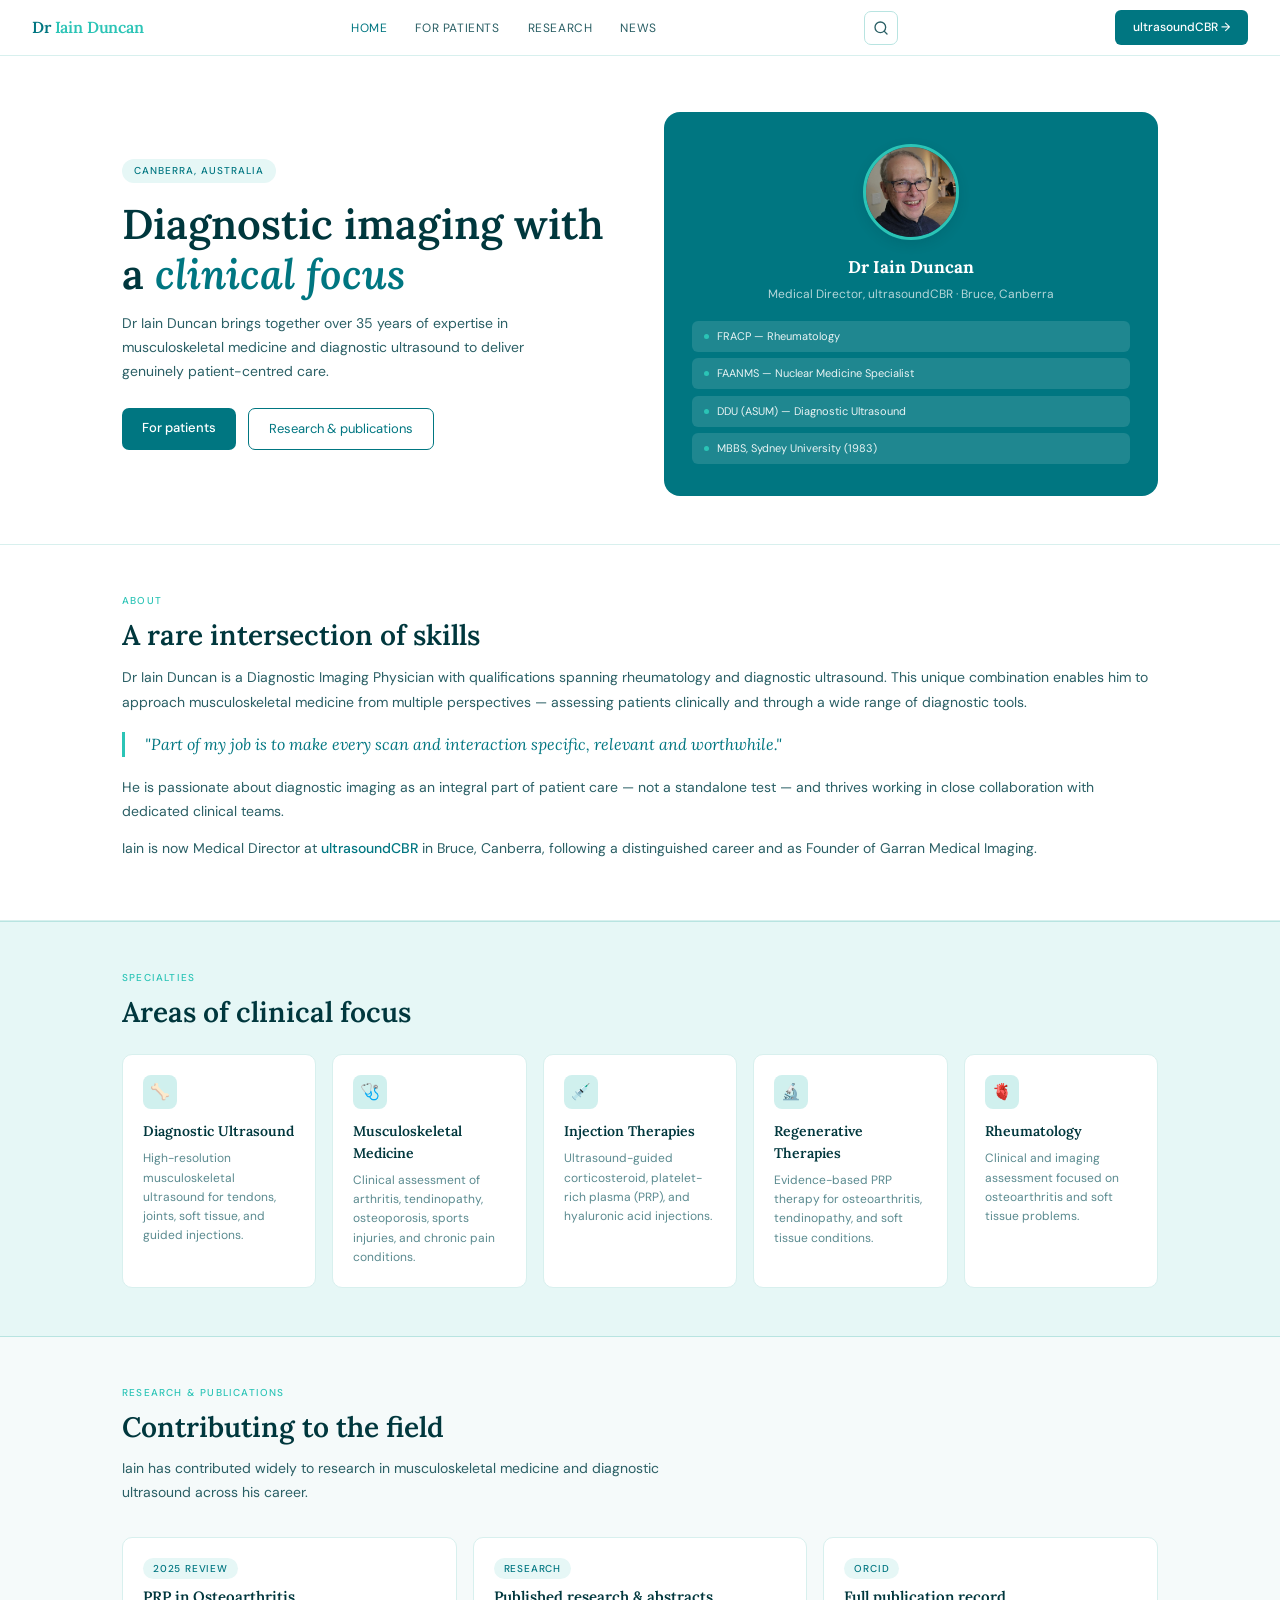
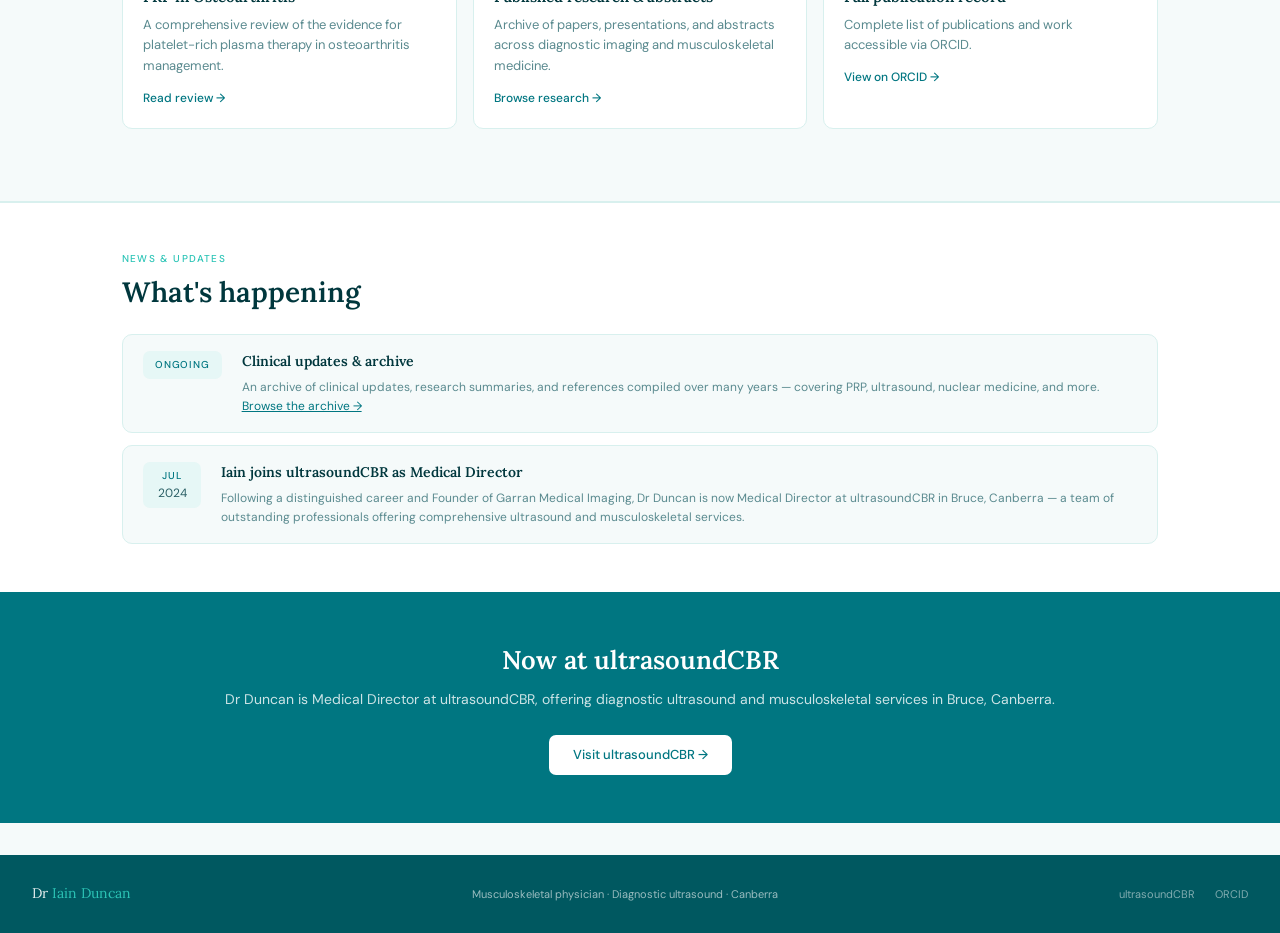
<file: index.html>
<!DOCTYPE html>
<html lang="en">
<head>
<meta charset="UTF-8">
<meta name="viewport" content="width=device-width, initial-scale=1.0">
<meta name="google-site-verification" content="bm-GXm6BoULDvMYMAmaBW1ibLEqNIyYiwmrbnpZznas" />
<title>Dr Iain Duncan | Diagnostic Ultrasound & MSK Medicine, Canberra</title>
<meta name="description" content="Dr Iain Duncan is a Diagnostic Imaging Physician with 35+ years experience in musculoskeletal ultrasound and rheumatology. Medical Director at ultrasoundCBR, Bruce, Canberra.">
<meta name="author" content="Dr Iain Duncan">
<link rel="canonical" href="https://driainduncan.com.au/">

<!-- Open Graph (for social shares) -->
<meta property="og:type" content="website">
<meta property="og:title" content="Dr Iain Duncan | Diagnostic Ultrasound & MSK Medicine, Canberra">
<meta property="og:description" content="Dr Iain Duncan is a Diagnostic Imaging Physician with 35+ years experience in musculoskeletal ultrasound and rheumatology. Medical Director at ultrasoundCBR, Bruce, Canberra.">
<meta property="og:url" content="https://driainduncan.com.au/">
<meta property="og:image" content="https://driainduncan.com.au/images/iain.jpg">
<meta property="og:site_name" content="Dr Iain Duncan">
<meta property="og:locale" content="en_AU">

<!-- Twitter Card -->
<meta name="twitter:card" content="summary_large_image">
<meta name="twitter:title" content="Dr Iain Duncan | Diagnostic Ultrasound & MSK Medicine, Canberra">
<meta name="twitter:description" content="Dr Iain Duncan is a Diagnostic Imaging Physician with 35+ years experience in musculoskeletal ultrasound and rheumatology. Medical Director at ultrasoundCBR, Bruce, Canberra.">
<meta name="twitter:image" content="https://driainduncan.com.au/images/iain.jpg">
<link rel="preconnect" href="https://fonts.googleapis.com">
<link href="https://fonts.googleapis.com/css2?family=Lora:ital,wght@0,400;0,600;1,400&family=DM+Sans:wght@300;400;500&display=swap" rel="stylesheet">
<link rel="stylesheet" href="style.css">
<style>
.hero-wrap{background:var(--white);border-bottom:1px solid var(--border-light)}
.hero{padding:3.5rem 2rem 3rem;display:grid;grid-template-columns:1fr 1fr;gap:3rem;align-items:center;max-width:1100px;margin:0 auto}
.hero-tag{display:inline-block;background:var(--teal-pale);color:var(--teal-deep);font-size:10px;letter-spacing:0.1em;text-transform:uppercase;font-weight:500;padding:4px 12px;border-radius:100px;margin-bottom:1rem}
.hero h1{font-family:'Lora',serif;font-size:clamp(1.9rem,3.5vw,2.6rem);line-height:1.2;font-weight:600;color:var(--text-dark);margin-bottom:0.85rem}
.hero h1 em{color:var(--teal-deep);font-style:italic}
.hero-desc{font-size:14px;color:var(--text-mid);line-height:1.7;margin-bottom:1.5rem;max-width:440px}
.hero-actions{display:flex;gap:0.75rem;flex-wrap:wrap}
.hero-card{background:var(--teal-deep);border-radius:16px;padding:2rem 1.75rem;text-align:center;width:100%}
.avatar-circle{width:72px;height:72px;border-radius:50%;background:var(--teal-bright);display:flex;align-items:center;justify-content:center;font-family:'Lora',serif;font-size:22px;font-weight:600;color:var(--teal-darker);margin:0 auto 0.85rem}
.avatar-photo{width:96px;height:96px;border-radius:50%;overflow:hidden;margin:0 auto 0.85rem;border:3px solid var(--teal-bright);box-shadow:0 4px 12px rgba(0,55,61,0.15)}
.avatar-photo img{width:100%;height:100%;object-fit:cover;display:block}
.hero-card h3{font-family:'Lora',serif;font-size:17px;color:#fff;margin-bottom:0.3rem}
.hero-card .sub{font-size:12px;color:rgba(255,255,255,0.7);margin-bottom:1.1rem}
.credentials{display:flex;flex-direction:column;gap:0.4rem;text-align:left}
.cred-item{background:rgba(255,255,255,0.12);border-radius:6px;padding:7px 12px;font-size:11px;color:rgba(255,255,255,0.9);display:flex;align-items:center;gap:8px}
.cred-dot{width:5px;height:5px;border-radius:50%;background:var(--teal-bright);flex-shrink:0}
.section{max-width:1100px;margin:0 auto;padding:3rem 2rem}
.section-label{font-size:10px;letter-spacing:0.12em;text-transform:uppercase;color:var(--teal-bright);font-weight:500;margin-bottom:0.5rem}
.section-title{font-family:'Lora',serif;font-size:clamp(1.4rem,2.2vw,1.75rem);font-weight:600;color:var(--text-dark);margin-bottom:0.75rem;line-height:1.3}
.section-intro{font-size:14px;color:var(--text-mid);line-height:1.7;max-width:580px;margin-bottom:2rem}
.about-text{font-size:14px;color:var(--text-mid);line-height:1.75;margin-bottom:0.75rem}
.about-quote{font-family:'Lora',serif;font-style:italic;font-size:16px;color:var(--teal-deep);line-height:1.6;padding-left:1.25rem;border-left:3px solid var(--teal-bright);margin:1.1rem 0}
.specialties-bg{background:var(--teal-pale);border-top:1px solid var(--border);border-bottom:1px solid var(--border)}
.services-grid{display:grid;grid-template-columns:repeat(auto-fit,minmax(190px,1fr));gap:1rem;margin-top:1.5rem}
.service-card{background:var(--white);border:1px solid var(--border-light);border-radius:10px;padding:1.25rem;transition:border-color 0.2s}
.service-card:hover{border-color:var(--teal-bright)}
.service-icon{width:34px;height:34px;border-radius:8px;background:var(--teal-mid);display:flex;align-items:center;justify-content:center;margin-bottom:0.75rem;font-size:16px}
.service-card h4{font-family:'Lora',serif;font-size:14px;font-weight:600;color:var(--text-dark);margin-bottom:0.4rem}
.service-card p{font-size:12px;color:var(--text-muted);line-height:1.6}
.news-bg{background:var(--white);border-top:1px solid var(--border-light)}
.news-list{display:flex;flex-direction:column;gap:0.75rem;margin-top:1.5rem}
.news-item{display:flex;gap:1.25rem;align-items:flex-start;padding:1rem 1.25rem;border-radius:10px;border:1px solid var(--border-light);background:var(--off-white)}
.news-date{flex-shrink:0;text-align:center;background:var(--teal-pale);border-radius:7px;padding:6px 12px;min-width:58px}
.news-date .month{font-size:10px;text-transform:uppercase;letter-spacing:0.08em;color:var(--teal-deep);font-weight:500}
.news-date .year{font-size:12px;color:var(--text-mid);font-weight:400}
.news-content h4{font-family:'Lora',serif;font-size:14px;font-weight:600;color:var(--text-dark);margin-bottom:0.3rem}
.news-content p{font-size:12px;color:var(--text-muted);line-height:1.6}
.banner-section{background:var(--teal-deep);padding:3rem 2rem;text-align:center}
.banner-section h2{font-family:'Lora',serif;font-size:1.6rem;color:#fff;margin-bottom:0.6rem;font-weight:600}
.banner-section p{color:rgba(255,255,255,0.8);font-size:14px;margin-bottom:1.5rem}
.btn-white{background:#fff;color:var(--teal-deep);padding:10px 24px;border-radius:7px;font-family:'DM Sans',sans-serif;font-size:13px;font-weight:500;text-decoration:none;display:inline-block;transition:background 0.2s}
.btn-white:hover{background:var(--teal-pale)}
@media(max-width:768px){.hero{grid-template-columns:1fr;gap:1.75rem}}
</style>
<script type="application/ld+json">
{
  "@context": "https://schema.org",
  "@type": "Physician",
  "name": "Dr Iain Duncan",
  "image": "https://driainduncan.com.au/images/iain.jpg",
  "url": "https://driainduncan.com.au",
  "jobTitle": "Diagnostic Imaging Physician, Medical Director",
  "worksFor": {
    "@type": "MedicalBusiness",
    "name": "ultrasoundCBR",
    "url": "https://www.ultrasoundcbr.com.au",
    "address": {
      "@type": "PostalAddress",
      "addressLocality": "Bruce",
      "addressRegion": "ACT",
      "addressCountry": "AU"
    }
  },
  "alumniOf": {
    "@type": "EducationalOrganization",
    "name": "University of Sydney"
  },
  "medicalSpecialty": [
    "Rheumatology",
    "Diagnostic Ultrasound",
    "Musculoskeletal Medicine",
    "Nuclear Medicine"
  ],
  "hasCredential": [
    "FRACP (Rheumatology)",
    "FAANMS (Nuclear Medicine Specialist)",
    "DDU (ASUM) — Diagnostic Ultrasound",
    "MBBS, Sydney University, 1983"
  ],
  "sameAs": [
    "https://orcid.org/0000-0001-8678-4501"
  ],
  "description": "Diagnostic Imaging Physician with over 35 years of expertise in musculoskeletal medicine and diagnostic ultrasound. Medical Director at ultrasoundCBR, Bruce, Canberra."
}
</script>
</head>
<body>

<nav>
  <a class="nav-brand" href="index.html">Dr <span>Iain Duncan</span></a>
  <ul class="nav-links">
    <li><a href="index.html" class="active">Home</a></li>
    <li><a href="patients.html">For Patients</a></li>
    <li><a href="research.html">Research</a></li>
    <li><a href="news.html">News</a></li>
  </ul>
  <a href="https://www.ultrasoundcbr.com.au/" class="btn-nav" target="_blank">ultrasoundCBR →</a>
</nav>

<div class="hero-wrap">
  <div class="hero">
    <div>
      <div class="hero-tag">Canberra, Australia</div>
      <h1>Diagnostic imaging with a <em>clinical focus</em></h1>
      <p class="hero-desc">Dr Iain Duncan brings together over 35 years of expertise in musculoskeletal medicine and diagnostic ultrasound to deliver genuinely patient-centred care.</p>
      <div class="hero-actions">
        <a href="patients.html" class="btn-primary">For patients</a>
        <a href="research.html" class="btn-outline">Research &amp; publications</a>
      </div>
    </div>
    <div>
      <div class="hero-card">
        <div class="avatar-photo"><img src="images/iain.jpg" alt="Dr Iain Duncan"></div>
        <h3>Dr Iain Duncan</h3>
        <p class="sub">Medical Director, ultrasoundCBR · Bruce, Canberra</p>
        <div class="credentials">
          <div class="cred-item"><div class="cred-dot"></div>FRACP — Rheumatology</div>
          <div class="cred-item"><div class="cred-dot"></div>FAANMS — Nuclear Medicine Specialist</div>
          <div class="cred-item"><div class="cred-dot"></div>DDU (ASUM) — Diagnostic Ultrasound</div>
          <div class="cred-item"><div class="cred-dot"></div>MBBS, Sydney University (1983)</div>
        </div>
      </div>
    </div>
  </div>
</div>

<div id="about" style="background:var(--white);border-bottom:1px solid var(--border-light)">
  <div class="section">
    <p class="section-label">About</p>
    <h2 class="section-title">A rare intersection of skills</h2>
    <p class="about-text">Dr Iain Duncan is a Diagnostic Imaging Physician with qualifications spanning rheumatology and diagnostic ultrasound. This unique combination enables him to approach musculoskeletal medicine from multiple perspectives — assessing patients clinically and through a wide range of diagnostic tools.</p>
    <blockquote class="about-quote">"Part of my job is to make every scan and interaction specific, relevant and worthwhile."</blockquote>
    <p class="about-text">He is passionate about diagnostic imaging as an integral part of patient care — not a standalone test — and thrives working in close collaboration with dedicated clinical teams.</p>
    <p class="about-text">Iain is now Medical Director at <a href="https://www.ultrasoundcbr.com.au/" style="color:var(--teal-deep);text-decoration:none;font-weight:500" target="_blank">ultrasoundCBR</a> in Bruce, Canberra, following a distinguished career and as Founder of Garran Medical Imaging.</p>
  </div>
</div>

<div id="specialties" class="specialties-bg">
  <div class="section">
    <p class="section-label">Specialties</p>
    <h2 class="section-title">Areas of clinical focus</h2>
    <div class="services-grid">
      <a href="msk-ultrasound.html" class="service-card" style="text-decoration:none">
        <div class="service-icon">🦴</div>
        <h4>Diagnostic Ultrasound</h4>
        <p>High-resolution musculoskeletal ultrasound for tendons, joints, soft tissue, and guided injections.</p>
      </a>
      <div class="service-card">
        <div class="service-icon">🩺</div>
        <h4>Musculoskeletal Medicine</h4>
        <p>Clinical assessment of arthritis, tendinopathy, osteoporosis, sports injuries, and chronic pain conditions.</p>
      </div>
      <a href="patients.html" class="service-card" style="text-decoration:none">
        <div class="service-icon">💉</div>
        <h4>Injection Therapies</h4>
        <p>Ultrasound-guided corticosteroid, platelet-rich plasma (PRP), and hyaluronic acid injections.</p>
      </a>
      <a href="prp.html" class="service-card" style="text-decoration:none">
        <div class="service-icon">🔬</div>
        <h4>Regenerative Therapies</h4>
        <p>Evidence-based PRP therapy for osteoarthritis, tendinopathy, and soft tissue conditions.</p>
      </a>
      <div class="service-card">
        <div class="service-icon">🫀</div>
        <h4>Rheumatology</h4>
        <p>Clinical and imaging assessment focused on osteoarthritis and soft tissue problems.</p>
      </div>
    </div>
  </div>
</div>

<div id="research" style="background:var(--off-white);border-bottom:1px solid var(--border-light)">
  <div class="section">
    <p class="section-label">Research &amp; publications</p>
    <h2 class="section-title">Contributing to the field</h2>
    <p class="section-intro">Iain has contributed widely to research in musculoskeletal medicine and diagnostic ultrasound across his career.</p>
    <div class="card-grid">
      <a href="prp-review-2025.html" class="card">
        <div class="card-tag">2025 Review</div>
        <h4>PRP in Osteoarthritis</h4>
        <p>A comprehensive review of the evidence for platelet-rich plasma therapy in osteoarthritis management.</p>
        <div class="arrow">Read review →</div>
      </a>
      <a href="research.html" class="card">
        <div class="card-tag">Research</div>
        <h4>Published research &amp; abstracts</h4>
        <p>Archive of papers, presentations, and abstracts across diagnostic imaging and musculoskeletal medicine.</p>
        <div class="arrow">Browse research →</div>
      </a>
      <a href="https://orcid.org/0000-0001-8678-4501" class="card" target="_blank">
        <div class="card-tag">ORCID</div>
        <h4>Full publication record</h4>
        <p>Complete list of publications and work accessible via ORCID.</p>
        <div class="arrow">View on ORCID →</div>
      </a>
    </div>
  </div>
</div>

<div id="news" class="news-bg">
  <div class="section">
    <p class="section-label">News &amp; updates</p>
    <h2 class="section-title">What's happening</h2>
    <div class="news-list">
      <div class="news-item">
        <div class="news-date"><div class="month">Ongoing</div><div class="year"></div></div>
        <div class="news-content">
          <h4>Clinical updates &amp; archive</h4>
          <p>An archive of clinical updates, research summaries, and references compiled over many years — covering PRP, ultrasound, nuclear medicine, and more. <a href="news.html" style="color:var(--teal-deep)">Browse the archive →</a></p>
        </div>
      </div>
      <div class="news-item">
        <div class="news-date"><div class="month">Jul</div><div class="year">2024</div></div>
        <div class="news-content">
          <h4>Iain joins ultrasoundCBR as Medical Director</h4>
          <p>Following a distinguished career and Founder of Garran Medical Imaging, Dr Duncan is now Medical Director at ultrasoundCBR in Bruce, Canberra — a team of outstanding professionals offering comprehensive ultrasound and musculoskeletal services.</p>
        </div>
      </div>
    </div>
  </div>
</div>

<div class="banner-section">
  <h2>Now at ultrasoundCBR</h2>
  <p>Dr Duncan is Medical Director at ultrasoundCBR, offering diagnostic ultrasound and musculoskeletal services in Bruce, Canberra.</p>
  <a href="https://www.ultrasoundcbr.com.au/" class="btn-white" target="_blank">Visit ultrasoundCBR →</a>
</div>

<footer>
  <div class="brand">Dr <span>Iain Duncan</span></div>
  <p>Musculoskeletal physician · Diagnostic ultrasound · Canberra</p>
  <div style="display:flex;gap:1.25rem">
    <a href="https://www.ultrasoundcbr.com.au/" target="_blank">ultrasoundCBR</a>
    <a href="https://orcid.org/0000-0001-8678-4501" target="_blank">ORCID</a>
  </div>
</footer>

<script src="search-index.js"></script>
<script src="search.js"></script>
</body>
</html>
</file>
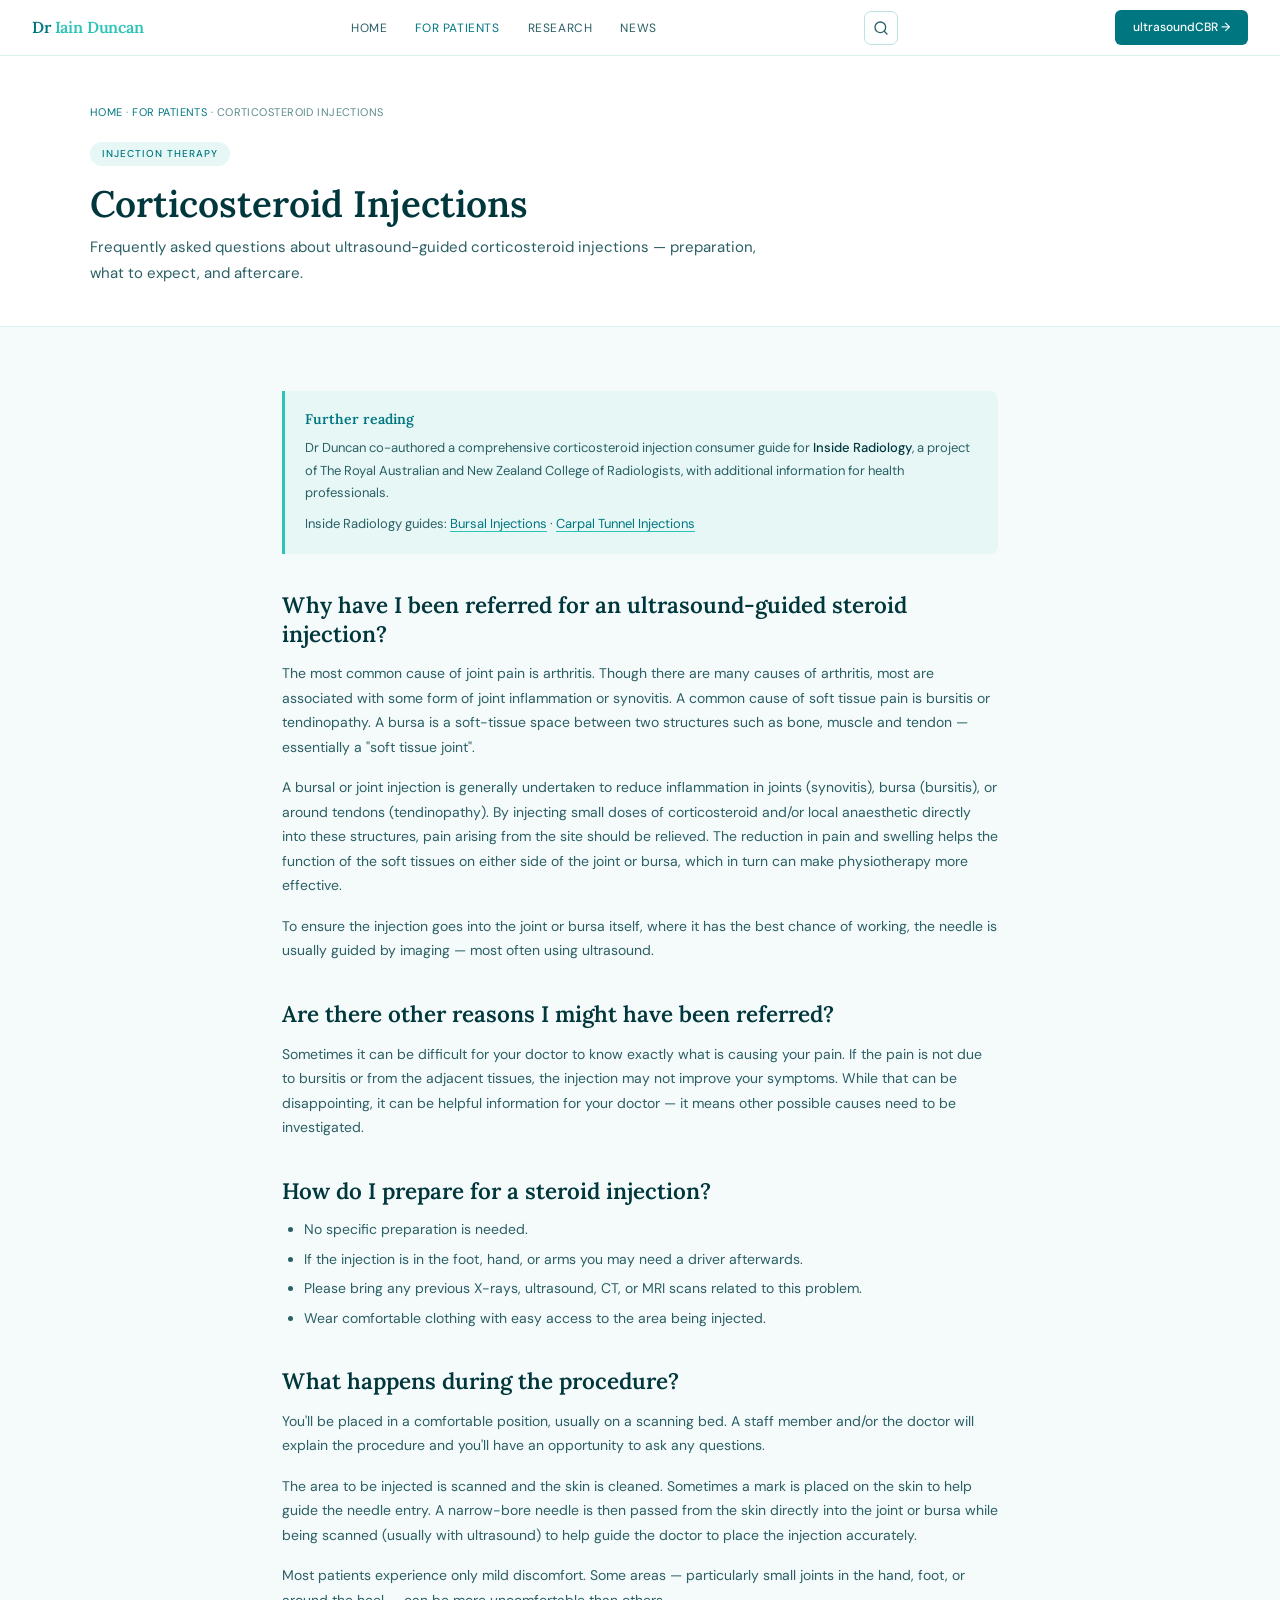
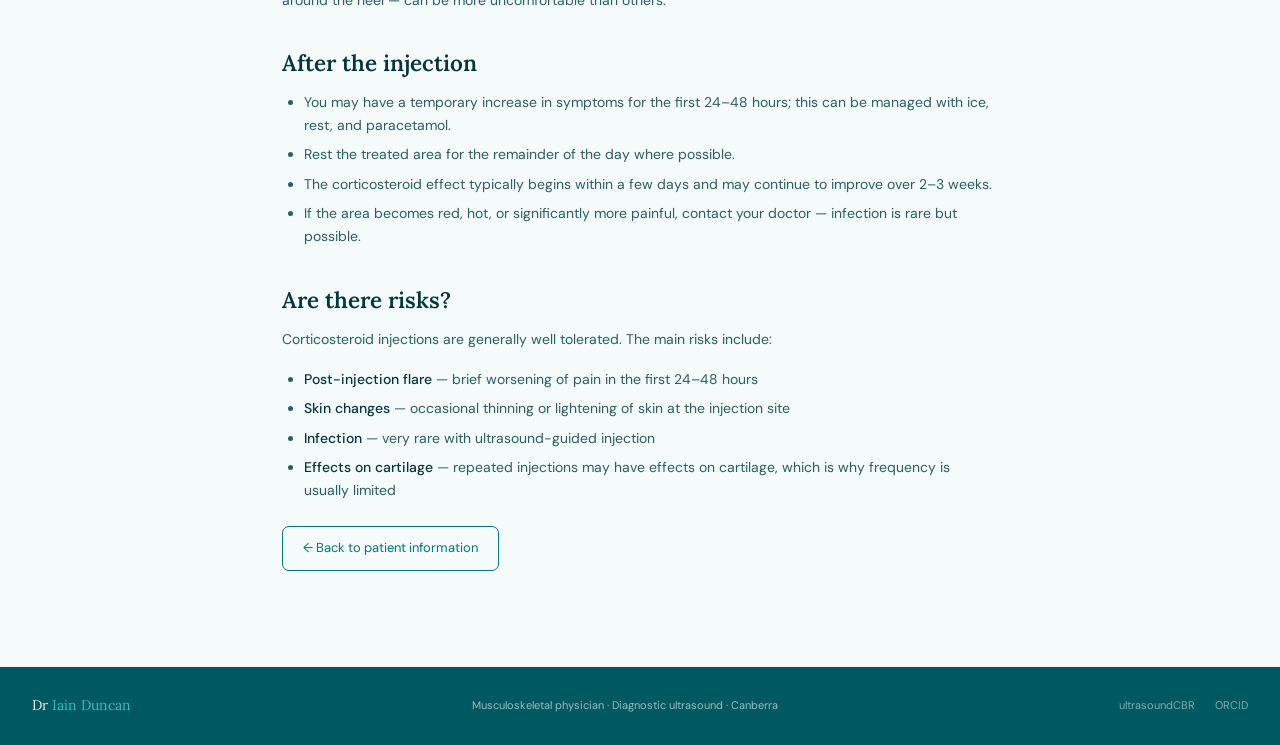
<file: corticosteroid.html>
<!DOCTYPE html>
<html lang="en">
<head>
<meta charset="UTF-8">
<meta name="viewport" content="width=device-width, initial-scale=1.0">
<title>Ultrasound-Guided Corticosteroid Injections | Dr Iain Duncan, Canberra</title>
<meta name="description" content="Patient information on ultrasound-guided corticosteroid injections — preparation, the procedure, aftercare, and risks. Dr Iain Duncan, Canberra.">
<meta name="author" content="Dr Iain Duncan">
<link rel="canonical" href="https://driainduncan.com.au/corticosteroid.html">

<!-- Open Graph (for social shares) -->
<meta property="og:type" content="website">
<meta property="og:title" content="Ultrasound-Guided Corticosteroid Injections | Dr Iain Duncan, Canberra">
<meta property="og:description" content="Patient information on ultrasound-guided corticosteroid injections — preparation, the procedure, aftercare, and risks. Dr Iain Duncan, Canberra.">
<meta property="og:url" content="https://driainduncan.com.au/corticosteroid.html">
<meta property="og:image" content="https://driainduncan.com.au/images/iain.jpg">
<meta property="og:site_name" content="Dr Iain Duncan">
<meta property="og:locale" content="en_AU">

<!-- Twitter Card -->
<meta name="twitter:card" content="summary_large_image">
<meta name="twitter:title" content="Ultrasound-Guided Corticosteroid Injections | Dr Iain Duncan, Canberra">
<meta name="twitter:description" content="Patient information on ultrasound-guided corticosteroid injections — preparation, the procedure, aftercare, and risks. Dr Iain Duncan, Canberra.">
<meta name="twitter:image" content="https://driainduncan.com.au/images/iain.jpg">
<link rel="preconnect" href="https://fonts.googleapis.com">
<link href="https://fonts.googleapis.com/css2?family=Lora:ital,wght@0,400;0,600;1,400&family=DM+Sans:wght@300;400;500&display=swap" rel="stylesheet">
<link rel="stylesheet" href="style.css">
<script type="application/ld+json">
{
  "@context": "https://schema.org",
  "@type": "WebPage",
  "name": "Ultrasound-Guided Corticosteroid Injections | Dr Iain Duncan, Canberra",
  "description": "Patient information on ultrasound-guided corticosteroid injections — preparation, the procedure, aftercare, and risks. Dr Iain Duncan, Canberra.",
  "url": "https://driainduncan.com.au/corticosteroid.html",
  "isPartOf": {
    "@type": "WebSite",
    "name": "Dr Iain Duncan",
    "url": "https://driainduncan.com.au"
  },
  "about": {
    "@type": "Person",
    "name": "Dr Iain Duncan"
  }
}
</script>
</head>
<body>

<nav>
  <a class="nav-brand" href="index.html">Dr <span>Iain Duncan</span></a>
  <ul class="nav-links">
    <li><a href="index.html">Home</a></li>
    <li><a href="patients.html" class="active">For Patients</a></li>
    <li><a href="research.html">Research</a></li>
    <li><a href="news.html">News</a></li>
  </ul>
  <a href="https://www.ultrasoundcbr.com.au/" class="btn-nav" target="_blank">ultrasoundCBR →</a>
</nav>

<div class="page-header">
  <div class="page-header-inner">
    <div class="breadcrumb"><a href="index.html">Home</a> · <a href="patients.html">For Patients</a> · Corticosteroid Injections</div>
    <div class="page-tag">Injection therapy</div>
    <h1>Corticosteroid Injections</h1>
    <p class="lede">Frequently asked questions about ultrasound-guided corticosteroid injections — preparation, what to expect, and aftercare.</p>
  </div>
</div>

<div class="content">
  <div class="callout">
    <div class="callout-title">Further reading</div>
    <p>Dr Duncan co-authored a comprehensive corticosteroid injection consumer guide for <strong>Inside Radiology</strong>, a project of The Royal Australian and New Zealand College of Radiologists, with additional information for health professionals.</p>
    <p>Inside Radiology guides: <a href="https://www.insideradiology.com.au/" target="_blank">Bursal Injections</a> · <a href="https://www.insideradiology.com.au/" target="_blank">Carpal Tunnel Injections</a></p>
  </div>

  <h2>Why have I been referred for an ultrasound-guided steroid injection?</h2>
  <p>The most common cause of joint pain is arthritis. Though there are many causes of arthritis, most are associated with some form of joint inflammation or synovitis. A common cause of soft tissue pain is bursitis or tendinopathy. A bursa is a soft-tissue space between two structures such as bone, muscle and tendon — essentially a "soft tissue joint".</p>
  <p>A bursal or joint injection is generally undertaken to reduce inflammation in joints (synovitis), bursa (bursitis), or around tendons (tendinopathy). By injecting small doses of corticosteroid and/or local anaesthetic directly into these structures, pain arising from the site should be relieved. The reduction in pain and swelling helps the function of the soft tissues on either side of the joint or bursa, which in turn can make physiotherapy more effective.</p>
  <p>To ensure the injection goes into the joint or bursa itself, where it has the best chance of working, the needle is usually guided by imaging — most often using ultrasound.</p>

  <h2>Are there other reasons I might have been referred?</h2>
  <p>Sometimes it can be difficult for your doctor to know exactly what is causing your pain. If the pain is not due to bursitis or from the adjacent tissues, the injection may not improve your symptoms. While that can be disappointing, it can be helpful information for your doctor — it means other possible causes need to be investigated.</p>

  <h2>How do I prepare for a steroid injection?</h2>
  <ul>
    <li>No specific preparation is needed.</li>
    <li>If the injection is in the foot, hand, or arms you may need a driver afterwards.</li>
    <li>Please bring any previous X-rays, ultrasound, CT, or MRI scans related to this problem.</li>
    <li>Wear comfortable clothing with easy access to the area being injected.</li>
  </ul>

  <h2>What happens during the procedure?</h2>
  <p>You'll be placed in a comfortable position, usually on a scanning bed. A staff member and/or the doctor will explain the procedure and you'll have an opportunity to ask any questions.</p>
  <p>The area to be injected is scanned and the skin is cleaned. Sometimes a mark is placed on the skin to help guide the needle entry. A narrow-bore needle is then passed from the skin directly into the joint or bursa while being scanned (usually with ultrasound) to help guide the doctor to place the injection accurately.</p>
  <p>Most patients experience only mild discomfort. Some areas — particularly small joints in the hand, foot, or around the heel — can be more uncomfortable than others.</p>

  <h2>After the injection</h2>
  <ul>
    <li>You may have a temporary increase in symptoms for the first 24–48 hours; this can be managed with ice, rest, and paracetamol.</li>
    <li>Rest the treated area for the remainder of the day where possible.</li>
    <li>The corticosteroid effect typically begins within a few days and may continue to improve over 2–3 weeks.</li>
    <li>If the area becomes red, hot, or significantly more painful, contact your doctor — infection is rare but possible.</li>
  </ul>

  <h2>Are there risks?</h2>
  <p>Corticosteroid injections are generally well tolerated. The main risks include:</p>
  <ul>
    <li><strong>Post-injection flare</strong> — brief worsening of pain in the first 24–48 hours</li>
    <li><strong>Skin changes</strong> — occasional thinning or lightening of skin at the injection site</li>
    <li><strong>Infection</strong> — very rare with ultrasound-guided injection</li>
    <li><strong>Effects on cartilage</strong> — repeated injections may have effects on cartilage, which is why frequency is usually limited</li>
  </ul>

  <p style="margin-top:1.5rem">
    <a href="patients.html" class="btn-outline">← Back to patient information</a>
  </p>
</div>

<footer>
  <div class="brand">Dr <span>Iain Duncan</span></div>
  <p>Musculoskeletal physician · Diagnostic ultrasound · Canberra</p>
  <div style="display:flex;gap:1.25rem">
    <a href="https://www.ultrasoundcbr.com.au/" target="_blank">ultrasoundCBR</a>
    <a href="https://orcid.org/0000-0001-8678-4501" target="_blank">ORCID</a>
  </div>
</footer>

<script src="search-index.js"></script>
<script src="search.js"></script>
</body>
</html>
</file>
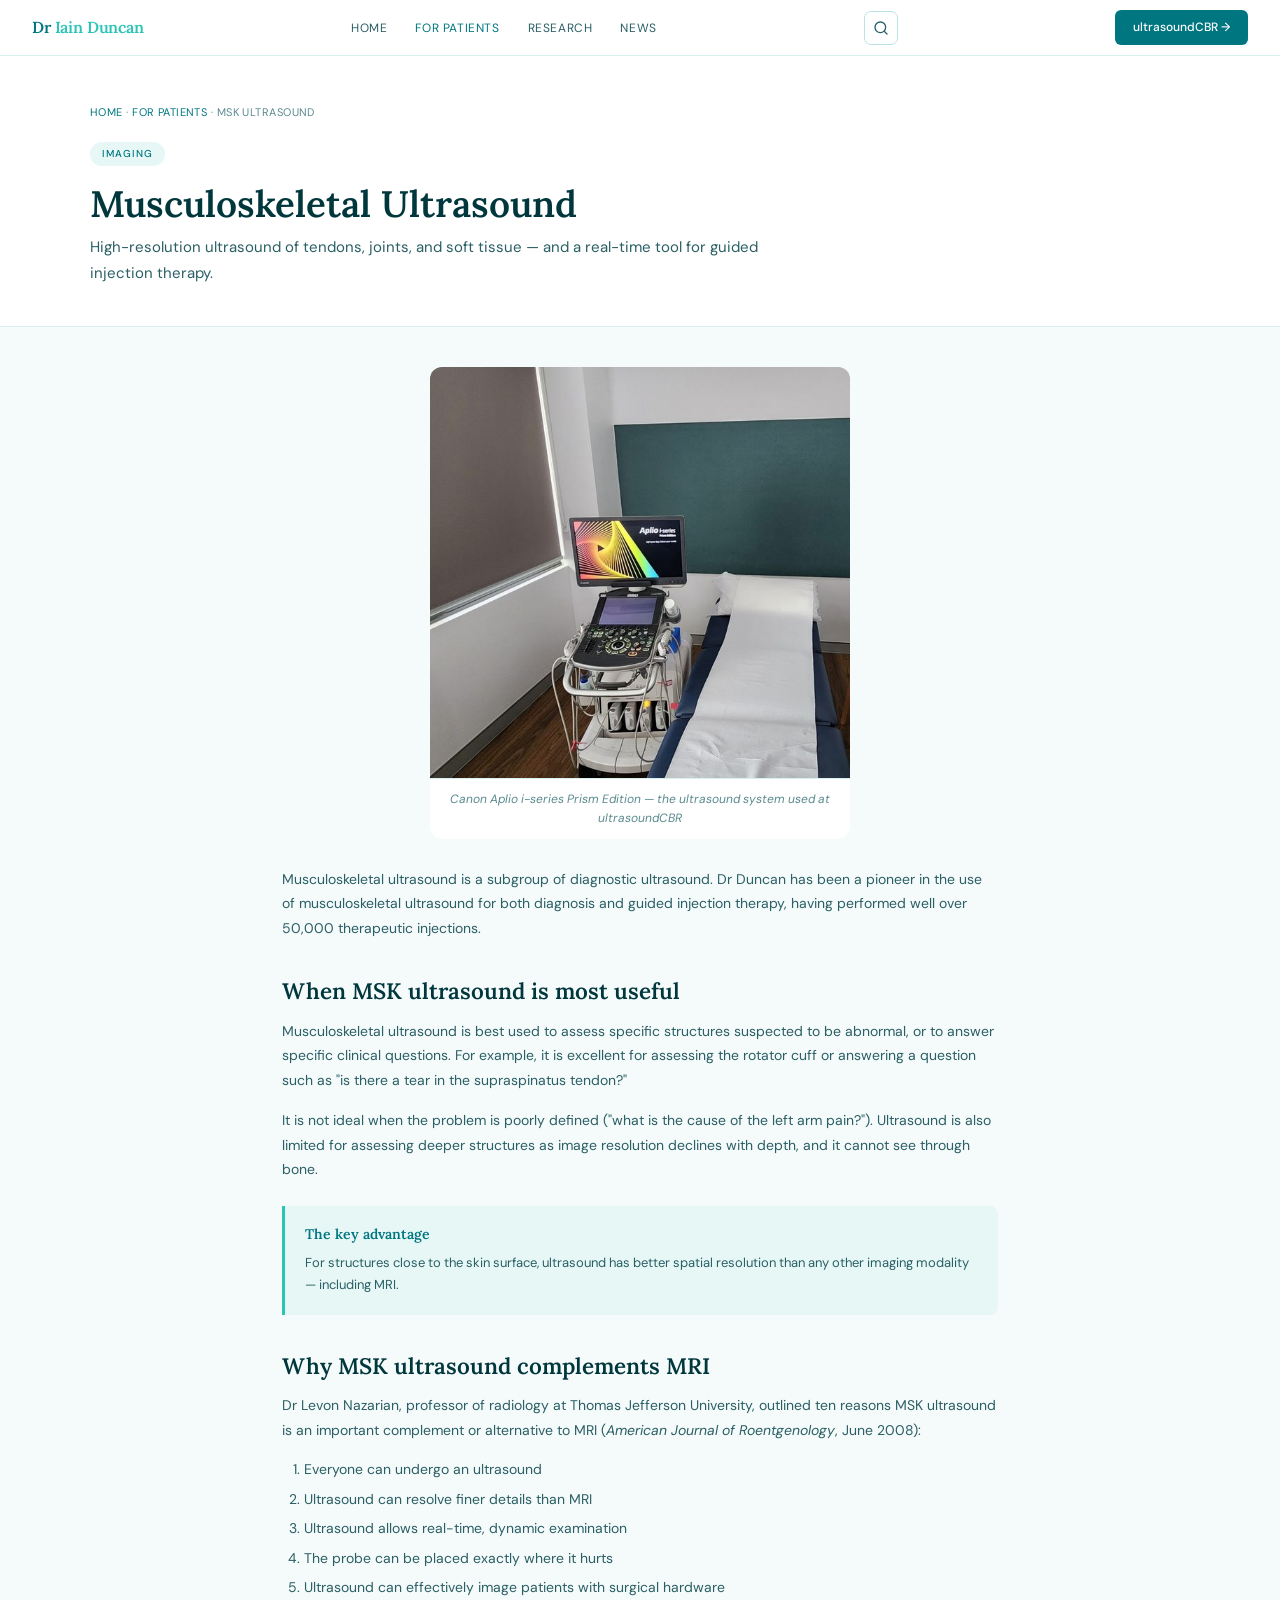
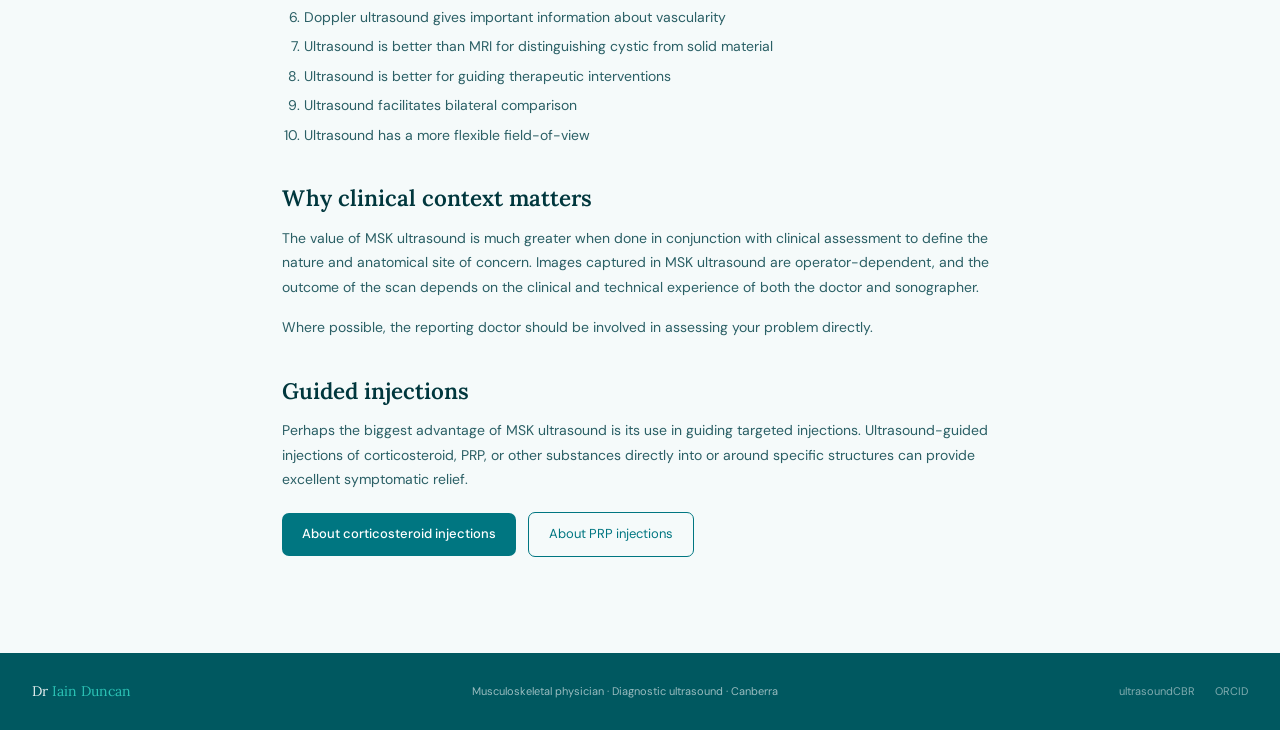
<file: msk-ultrasound.html>
<!DOCTYPE html>
<html lang="en">
<head>
<meta charset="UTF-8">
<meta name="viewport" content="width=device-width, initial-scale=1.0">
<title>Musculoskeletal (MSK) Ultrasound | Dr Iain Duncan, Canberra</title>
<meta name="description" content="High-resolution musculoskeletal ultrasound of tendons, joints and soft tissue, plus real-time guidance for injections. Dr Iain Duncan, Canberra.">
<meta name="author" content="Dr Iain Duncan">
<link rel="canonical" href="https://driainduncan.com.au/msk-ultrasound.html">

<!-- Open Graph (for social shares) -->
<meta property="og:type" content="website">
<meta property="og:title" content="Musculoskeletal (MSK) Ultrasound | Dr Iain Duncan, Canberra">
<meta property="og:description" content="High-resolution musculoskeletal ultrasound of tendons, joints and soft tissue, plus real-time guidance for injections. Dr Iain Duncan, Canberra.">
<meta property="og:url" content="https://driainduncan.com.au/msk-ultrasound.html">
<meta property="og:image" content="https://driainduncan.com.au/images/iain.jpg">
<meta property="og:site_name" content="Dr Iain Duncan">
<meta property="og:locale" content="en_AU">

<!-- Twitter Card -->
<meta name="twitter:card" content="summary_large_image">
<meta name="twitter:title" content="Musculoskeletal (MSK) Ultrasound | Dr Iain Duncan, Canberra">
<meta name="twitter:description" content="High-resolution musculoskeletal ultrasound of tendons, joints and soft tissue, plus real-time guidance for injections. Dr Iain Duncan, Canberra.">
<meta name="twitter:image" content="https://driainduncan.com.au/images/iain.jpg">
<link rel="preconnect" href="https://fonts.googleapis.com">
<link href="https://fonts.googleapis.com/css2?family=Lora:ital,wght@0,400;0,600;1,400&family=DM+Sans:wght@300;400;500&display=swap" rel="stylesheet">
<link rel="stylesheet" href="style.css">
<script type="application/ld+json">
{
  "@context": "https://schema.org",
  "@type": "WebPage",
  "name": "Musculoskeletal (MSK) Ultrasound | Dr Iain Duncan, Canberra",
  "description": "High-resolution musculoskeletal ultrasound of tendons, joints and soft tissue, plus real-time guidance for injections. Dr Iain Duncan, Canberra.",
  "url": "https://driainduncan.com.au/msk-ultrasound.html",
  "isPartOf": {
    "@type": "WebSite",
    "name": "Dr Iain Duncan",
    "url": "https://driainduncan.com.au"
  },
  "about": {
    "@type": "Person",
    "name": "Dr Iain Duncan"
  }
}
</script>
</head>
<body>

<nav>
  <a class="nav-brand" href="index.html">Dr <span>Iain Duncan</span></a>
  <ul class="nav-links">
    <li><a href="index.html">Home</a></li>
    <li><a href="patients.html" class="active">For Patients</a></li>
    <li><a href="research.html">Research</a></li>
    <li><a href="news.html">News</a></li>
  </ul>
  <a href="https://www.ultrasoundcbr.com.au/" class="btn-nav" target="_blank">ultrasoundCBR →</a>
</nav>

<div class="page-header">
  <div class="page-header-inner">
    <div class="breadcrumb"><a href="index.html">Home</a> · <a href="patients.html">For Patients</a> · MSK Ultrasound</div>
    <div class="page-tag">Imaging</div>
    <h1>Musculoskeletal Ultrasound</h1>
    <p class="lede">High-resolution ultrasound of tendons, joints, and soft tissue — and a real-time tool for guided injection therapy.</p>
  </div>
</div>

<div class="content">
  <figure class="feature-image">
    <img src="images/ultrasound.jpg" alt="Canon Aplio i-series ultrasound machine at ultrasoundCBR">
    <figcaption>Canon Aplio i-series Prism Edition — the ultrasound system used at ultrasoundCBR</figcaption>
  </figure>

  <p>Musculoskeletal ultrasound is a subgroup of diagnostic ultrasound. Dr Duncan has been a pioneer in the use of musculoskeletal ultrasound for both diagnosis and guided injection therapy, having performed well over 50,000 therapeutic injections.</p>

  <h2>When MSK ultrasound is most useful</h2>
  <p>Musculoskeletal ultrasound is best used to assess specific structures suspected to be abnormal, or to answer specific clinical questions. For example, it is excellent for assessing the rotator cuff or answering a question such as "is there a tear in the supraspinatus tendon?"</p>
  <p>It is not ideal when the problem is poorly defined ("what is the cause of the left arm pain?"). Ultrasound is also limited for assessing deeper structures as image resolution declines with depth, and it cannot see through bone.</p>

  <div class="callout">
    <div class="callout-title">The key advantage</div>
    <p>For structures close to the skin surface, ultrasound has better spatial resolution than any other imaging modality — including MRI.</p>
  </div>

  <h2>Why MSK ultrasound complements MRI</h2>
  <p>Dr Levon Nazarian, professor of radiology at Thomas Jefferson University, outlined ten reasons MSK ultrasound is an important complement or alternative to MRI (<em>American Journal of Roentgenology</em>, June 2008):</p>
  <ol>
    <li>Everyone can undergo an ultrasound</li>
    <li>Ultrasound can resolve finer details than MRI</li>
    <li>Ultrasound allows real-time, dynamic examination</li>
    <li>The probe can be placed exactly where it hurts</li>
    <li>Ultrasound can effectively image patients with surgical hardware</li>
    <li>Doppler ultrasound gives important information about vascularity</li>
    <li>Ultrasound is better than MRI for distinguishing cystic from solid material</li>
    <li>Ultrasound is better for guiding therapeutic interventions</li>
    <li>Ultrasound facilitates bilateral comparison</li>
    <li>Ultrasound has a more flexible field-of-view</li>
  </ol>

  <h2>Why clinical context matters</h2>
  <p>The value of MSK ultrasound is much greater when done in conjunction with clinical assessment to define the nature and anatomical site of concern. Images captured in MSK ultrasound are operator-dependent, and the outcome of the scan depends on the clinical and technical experience of both the doctor and sonographer.</p>
  <p>Where possible, the reporting doctor should be involved in assessing your problem directly.</p>

  <h2>Guided injections</h2>
  <p>Perhaps the biggest advantage of MSK ultrasound is its use in guiding targeted injections. Ultrasound-guided injections of corticosteroid, PRP, or other substances directly into or around specific structures can provide excellent symptomatic relief.</p>
  <p style="margin-top:1.25rem">
    <a href="corticosteroid.html" class="btn-primary">About corticosteroid injections</a>
    &nbsp;
    <a href="prp.html" class="btn-outline">About PRP injections</a>
  </p>
</div>

<footer>
  <div class="brand">Dr <span>Iain Duncan</span></div>
  <p>Musculoskeletal physician · Diagnostic ultrasound · Canberra</p>
  <div style="display:flex;gap:1.25rem">
    <a href="https://www.ultrasoundcbr.com.au/" target="_blank">ultrasoundCBR</a>
    <a href="https://orcid.org/0000-0001-8678-4501" target="_blank">ORCID</a>
  </div>
</footer>

<script src="search-index.js"></script>
<script src="search.js"></script>
</body>
</html>
</file>
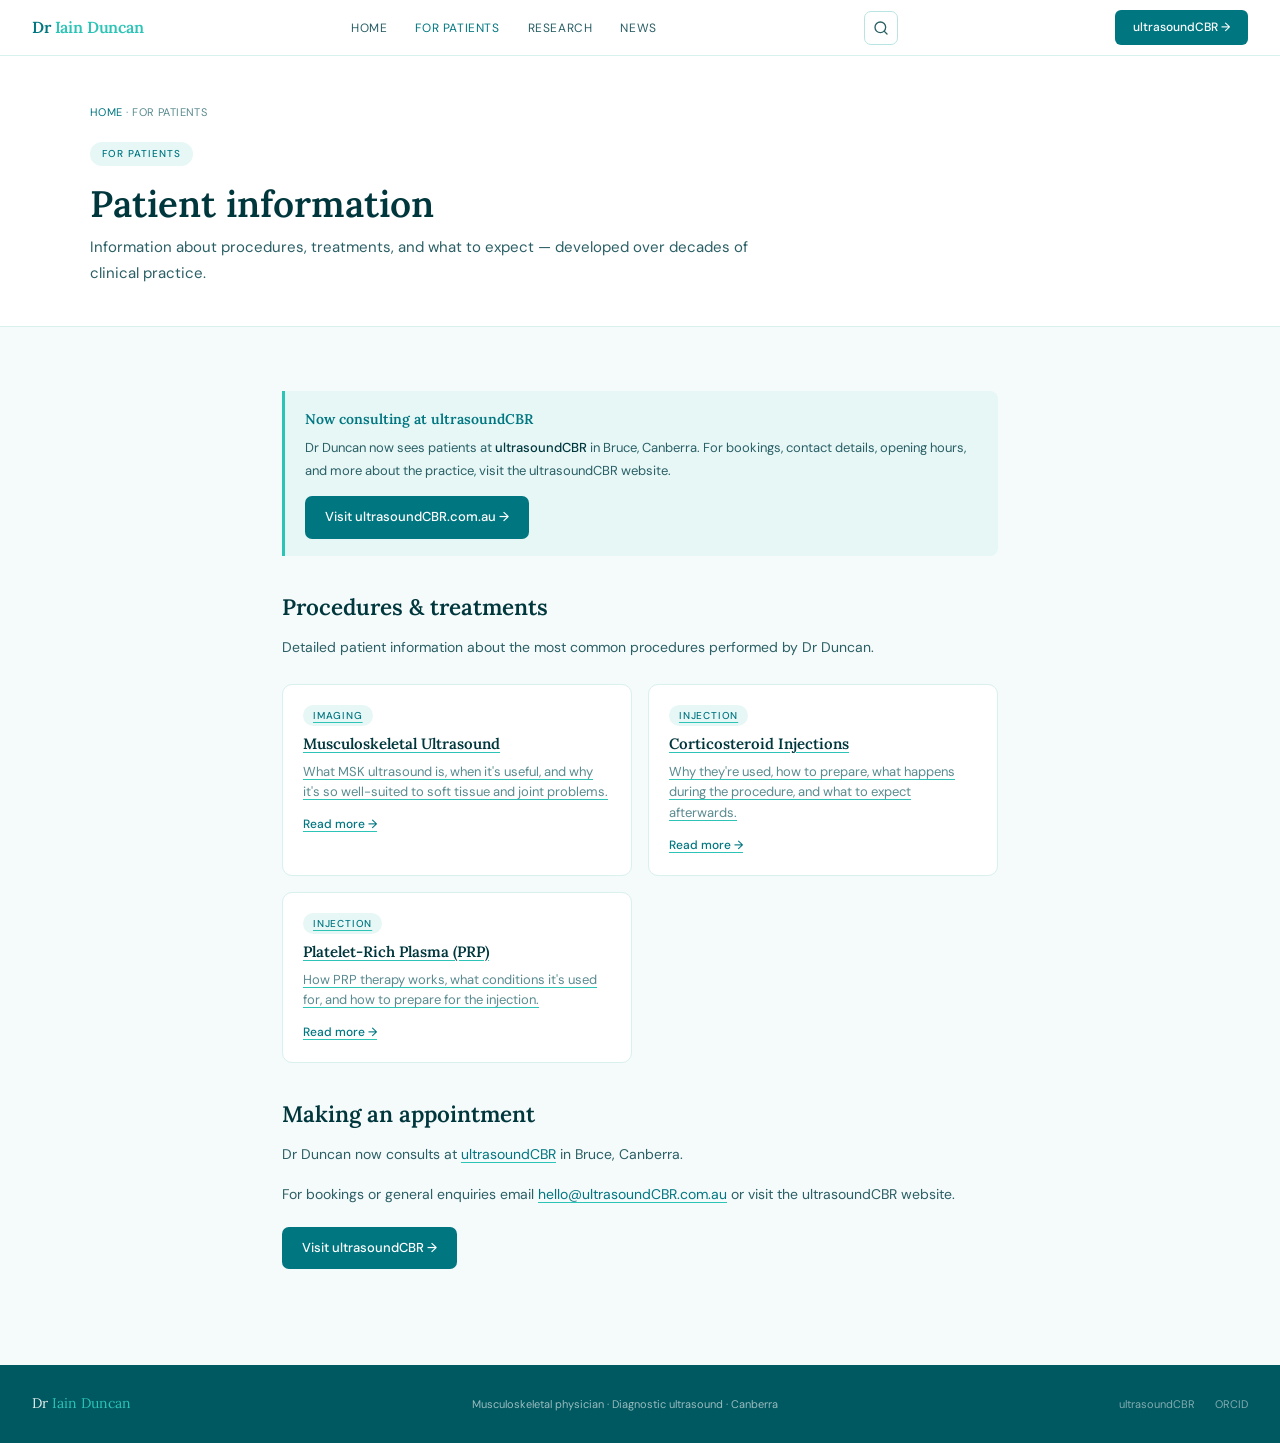
<file: patients.html>
<!DOCTYPE html>
<html lang="en">
<head>
<meta charset="UTF-8">
<meta name="viewport" content="width=device-width, initial-scale=1.0">
<title>Patient Information | Dr Iain Duncan, Canberra</title>
<meta name="description" content="Patient information on diagnostic ultrasound, corticosteroid injections, and PRP therapy. Dr Iain Duncan, Medical Director at ultrasoundCBR in Bruce, Canberra.">
<meta name="author" content="Dr Iain Duncan">
<link rel="canonical" href="https://driainduncan.com.au/patients.html">

<!-- Open Graph (for social shares) -->
<meta property="og:type" content="website">
<meta property="og:title" content="Patient Information | Dr Iain Duncan, Canberra">
<meta property="og:description" content="Patient information on diagnostic ultrasound, corticosteroid injections, and PRP therapy. Dr Iain Duncan, Medical Director at ultrasoundCBR in Bruce, Canberra.">
<meta property="og:url" content="https://driainduncan.com.au/patients.html">
<meta property="og:image" content="https://driainduncan.com.au/images/iain.jpg">
<meta property="og:site_name" content="Dr Iain Duncan">
<meta property="og:locale" content="en_AU">

<!-- Twitter Card -->
<meta name="twitter:card" content="summary_large_image">
<meta name="twitter:title" content="Patient Information | Dr Iain Duncan, Canberra">
<meta name="twitter:description" content="Patient information on diagnostic ultrasound, corticosteroid injections, and PRP therapy. Dr Iain Duncan, Medical Director at ultrasoundCBR in Bruce, Canberra.">
<meta name="twitter:image" content="https://driainduncan.com.au/images/iain.jpg">
<link rel="preconnect" href="https://fonts.googleapis.com">
<link href="https://fonts.googleapis.com/css2?family=Lora:ital,wght@0,400;0,600;1,400&family=DM+Sans:wght@300;400;500&display=swap" rel="stylesheet">
<link rel="stylesheet" href="style.css">
<script type="application/ld+json">
{
  "@context": "https://schema.org",
  "@type": "WebPage",
  "name": "Patient Information | Dr Iain Duncan, Canberra",
  "description": "Patient information on diagnostic ultrasound, corticosteroid injections, and PRP therapy. Dr Iain Duncan, Medical Director at ultrasoundCBR in Bruce, Canberra.",
  "url": "https://driainduncan.com.au/patients.html",
  "isPartOf": {
    "@type": "WebSite",
    "name": "Dr Iain Duncan",
    "url": "https://driainduncan.com.au"
  },
  "about": {
    "@type": "Person",
    "name": "Dr Iain Duncan"
  }
}
</script>
</head>
<body>

<nav>
  <a class="nav-brand" href="index.html">Dr <span>Iain Duncan</span></a>
  <ul class="nav-links">
    <li><a href="index.html">Home</a></li>
    <li><a href="patients.html" class="active">For Patients</a></li>
    <li><a href="research.html">Research</a></li>
    <li><a href="news.html">News</a></li>
  </ul>
  <a href="https://www.ultrasoundcbr.com.au/" class="btn-nav" target="_blank">ultrasoundCBR →</a>
</nav>

<div class="page-header">
  <div class="page-header-inner">
    <div class="breadcrumb"><a href="index.html">Home</a> · For Patients</div>
    <div class="page-tag">For Patients</div>
    <h1>Patient information</h1>
    <p class="lede">Information about procedures, treatments, and what to expect — developed over decades of clinical practice.</p>
  </div>
</div>

<div class="content">
  <div class="callout">
    <div class="callout-title">Now consulting at ultrasoundCBR</div>
    <p>Dr Duncan now sees patients at <strong>ultrasoundCBR</strong> in Bruce, Canberra. For bookings, contact details, opening hours, and more about the practice, visit the ultrasoundCBR website.</p>
    <p style="margin-top:0.85rem"><a href="https://www.ultrasoundcbr.com.au/" class="btn-primary" target="_blank">Visit ultrasoundCBR.com.au →</a></p>
  </div>

  <h2>Procedures &amp; treatments</h2>
  <p>Detailed patient information about the most common procedures performed by Dr Duncan.</p>
  <div class="card-grid">
    <a href="msk-ultrasound.html" class="card">
      <div class="card-tag">Imaging</div>
      <h4>Musculoskeletal Ultrasound</h4>
      <p>What MSK ultrasound is, when it's useful, and why it's so well-suited to soft tissue and joint problems.</p>
      <div class="arrow">Read more →</div>
    </a>
    <a href="corticosteroid.html" class="card">
      <div class="card-tag">Injection</div>
      <h4>Corticosteroid Injections</h4>
      <p>Why they're used, how to prepare, what happens during the procedure, and what to expect afterwards.</p>
      <div class="arrow">Read more →</div>
    </a>
    <a href="prp.html" class="card">
      <div class="card-tag">Injection</div>
      <h4>Platelet-Rich Plasma (PRP)</h4>
      <p>How PRP therapy works, what conditions it's used for, and how to prepare for the injection.</p>
      <div class="arrow">Read more →</div>
    </a>
  </div>

  <h2>Making an appointment</h2>
  <p>Dr Duncan now consults at <a href="https://www.ultrasoundcbr.com.au/" target="_blank">ultrasoundCBR</a> in Bruce, Canberra.</p>
  <p>For bookings or general enquiries email <a href="mailto:hello@ultrasoundCBR.com.au">hello@ultrasoundCBR.com.au</a> or visit the ultrasoundCBR website.</p>
  <p style="margin-top:1.25rem"><a href="https://www.ultrasoundcbr.com.au/" class="btn-primary" target="_blank">Visit ultrasoundCBR →</a></p>
</div>

<footer>
  <div class="brand">Dr <span>Iain Duncan</span></div>
  <p>Musculoskeletal physician · Diagnostic ultrasound · Canberra</p>
  <div style="display:flex;gap:1.25rem">
    <a href="https://www.ultrasoundcbr.com.au/" target="_blank">ultrasoundCBR</a>
    <a href="https://orcid.org/0000-0001-8678-4501" target="_blank">ORCID</a>
  </div>
</footer>

<script src="search-index.js"></script>
<script src="search.js"></script>
</body>
</html>
</file>
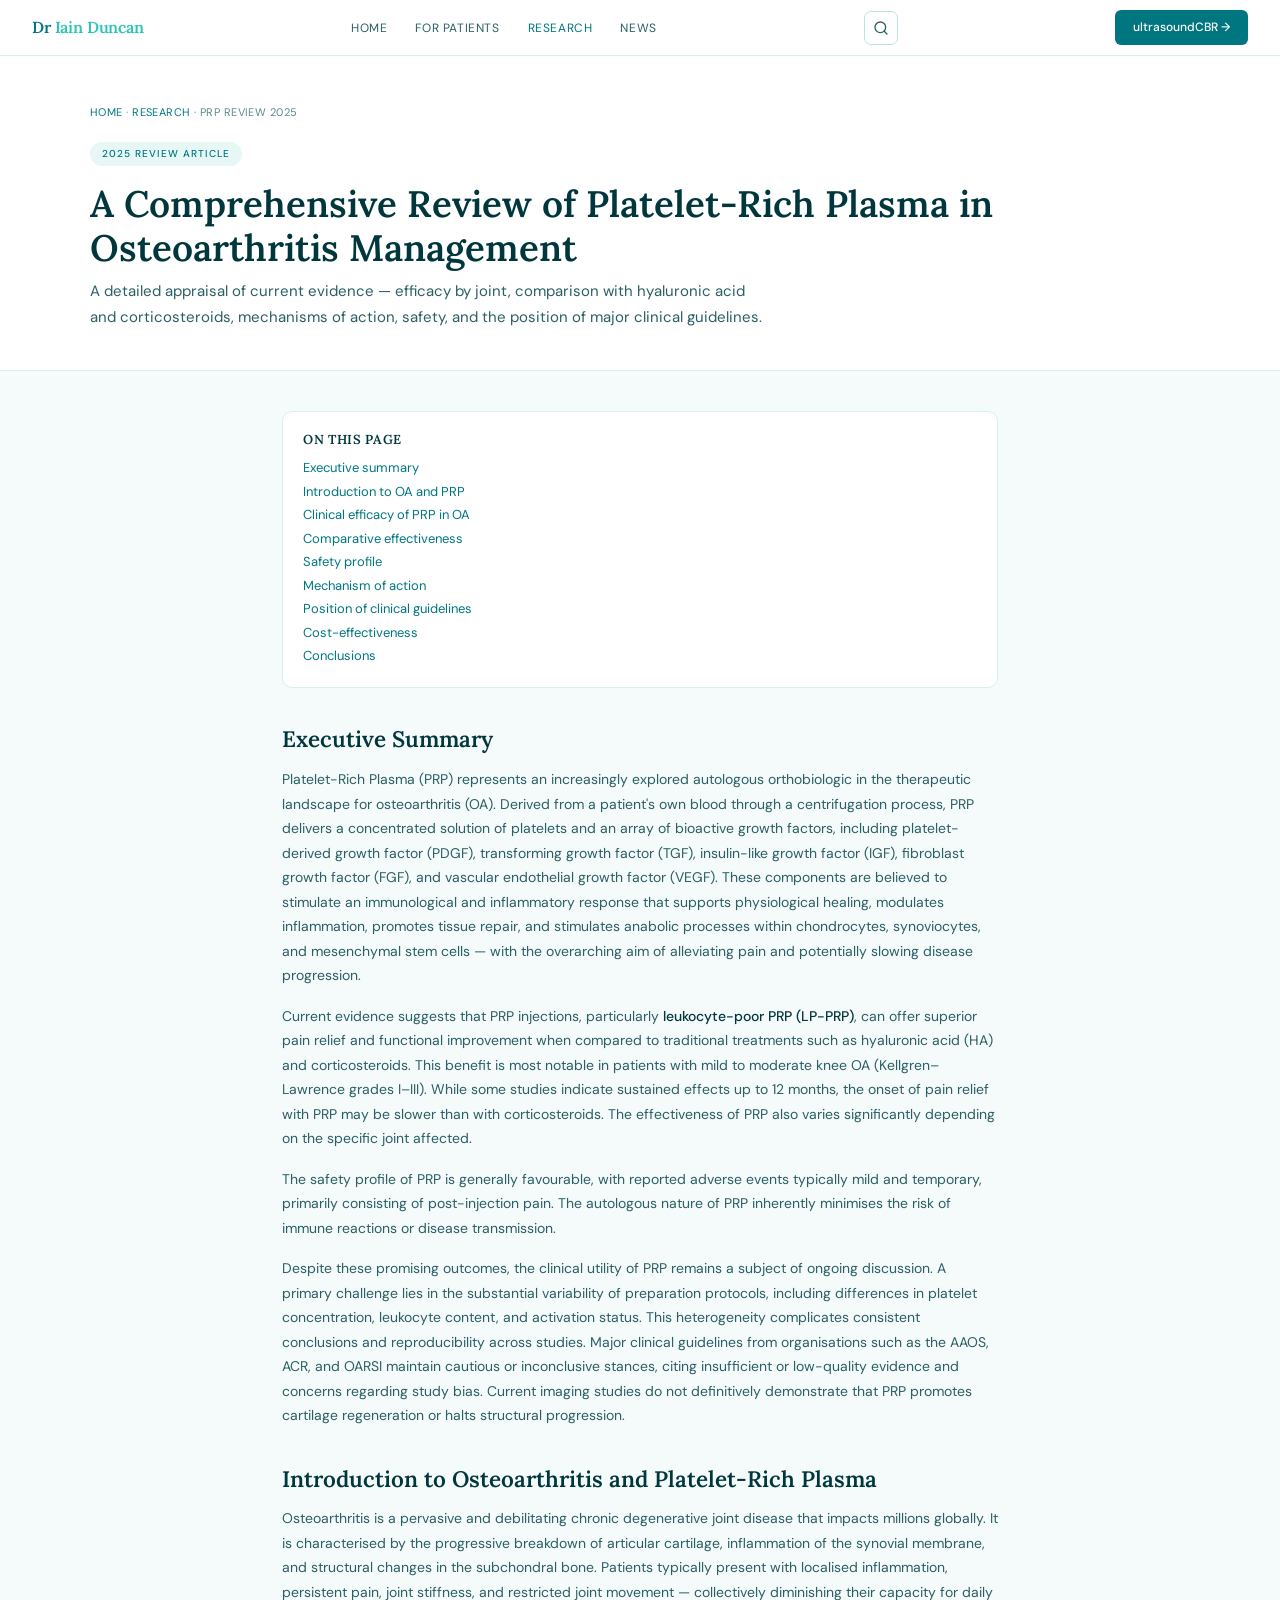
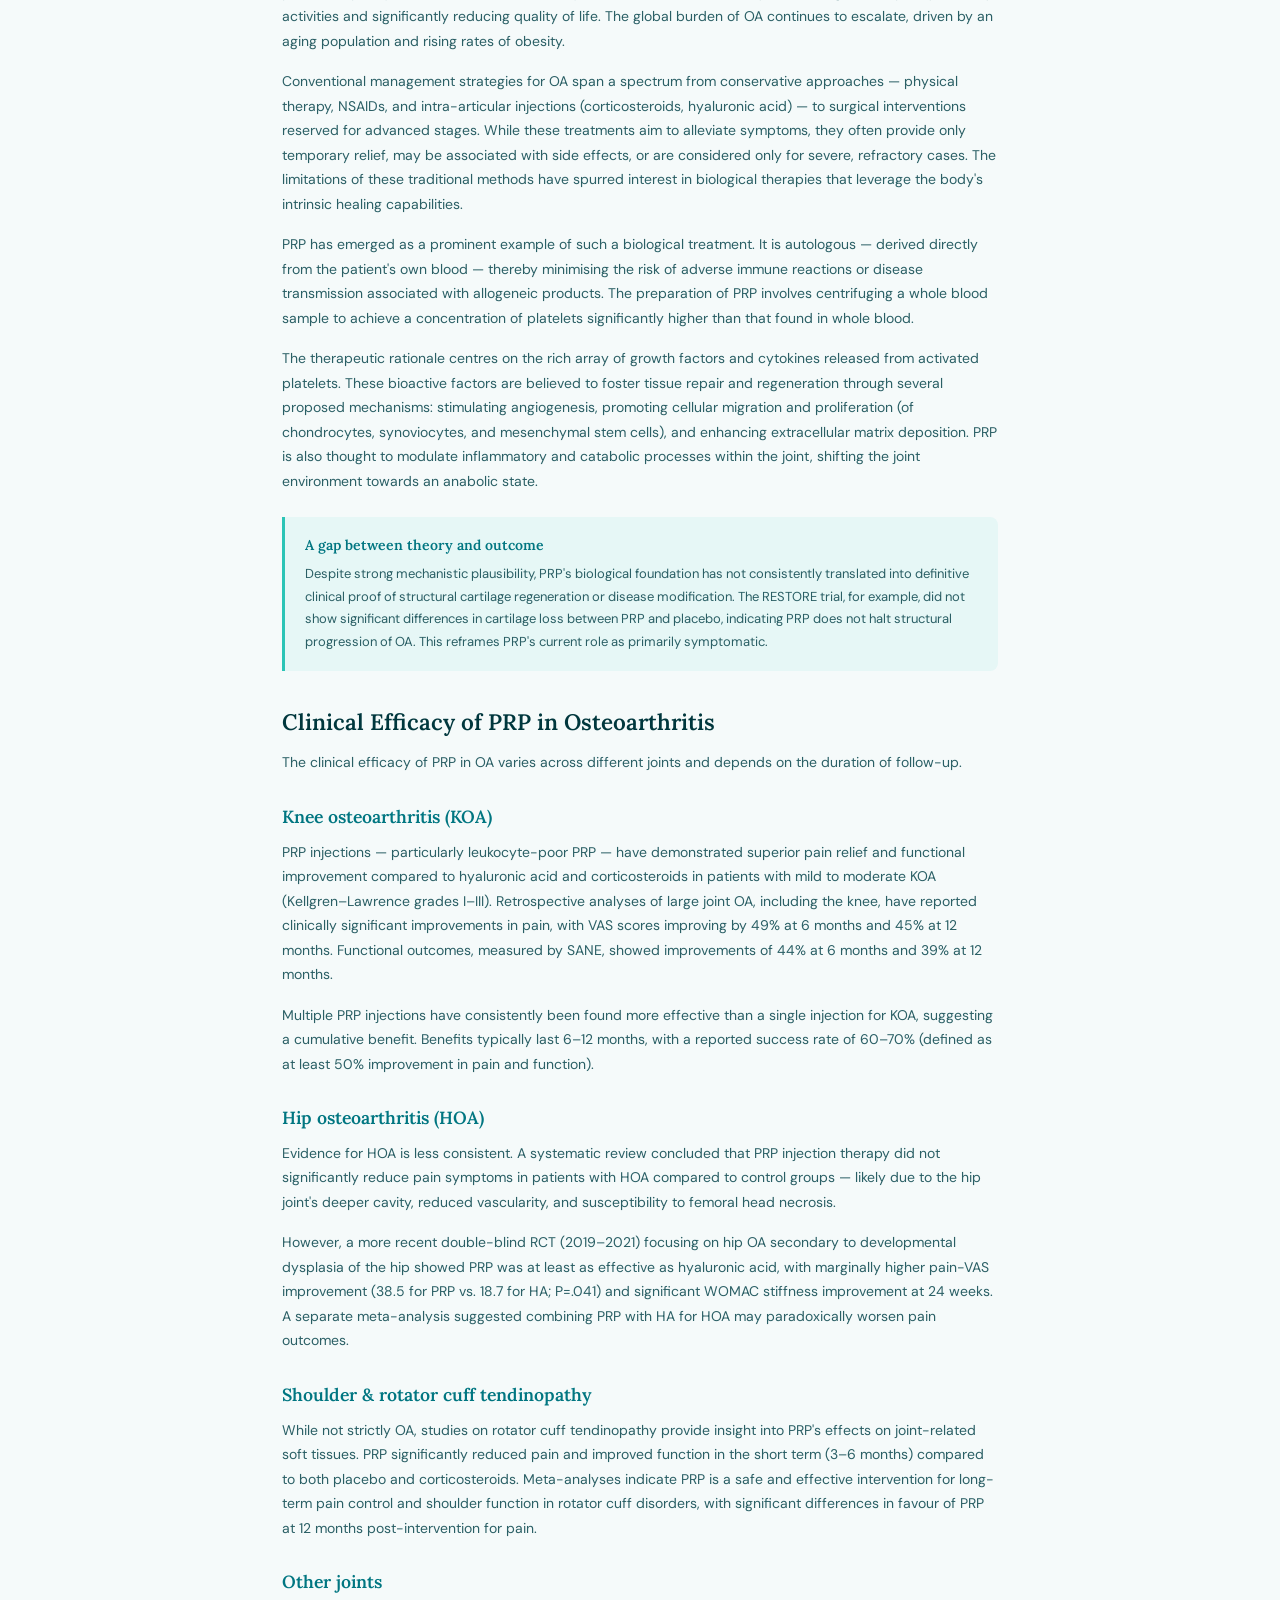
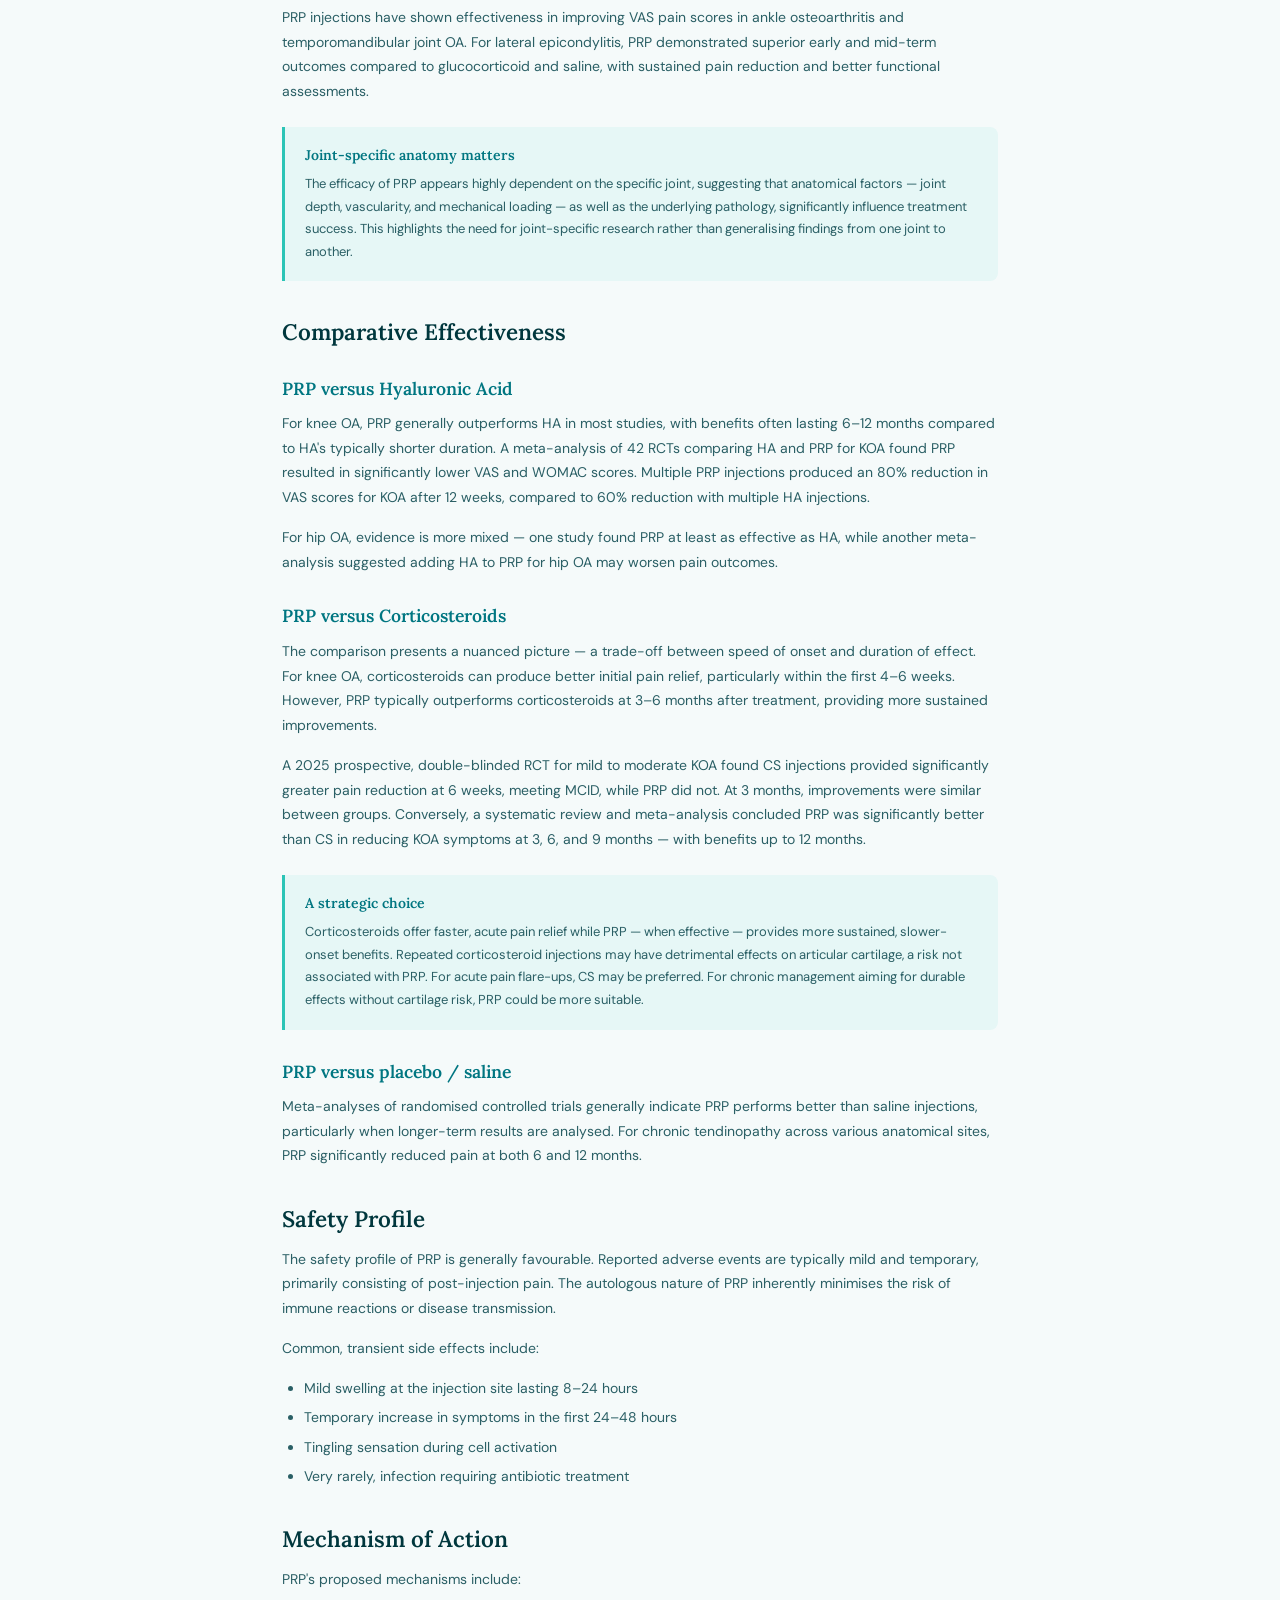
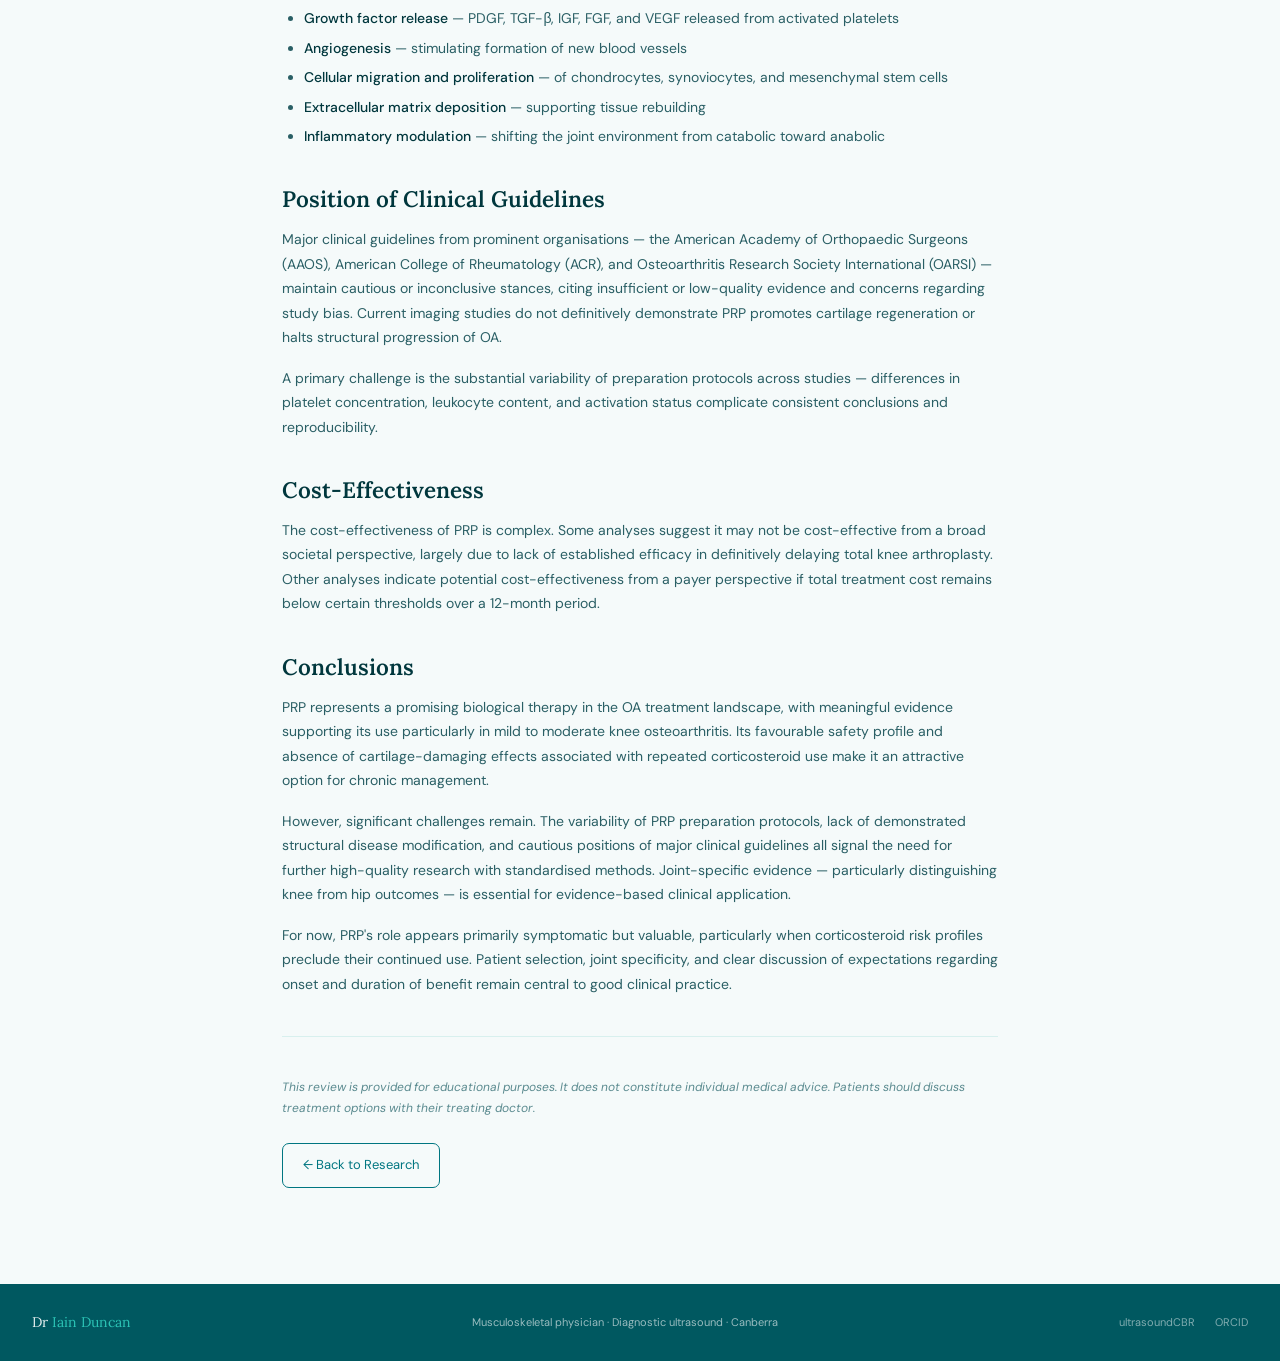
<file: prp-review-2025.html>
<!DOCTYPE html>
<html lang="en">
<head>
<meta charset="UTF-8">
<meta name="viewport" content="width=device-width, initial-scale=1.0">
<title>PRP in Osteoarthritis: A 2025 Comprehensive Review | Dr Iain Duncan</title>
<meta name="description" content="A 2025 review of Platelet-Rich Plasma therapy in osteoarthritis — clinical efficacy by joint, comparison with hyaluronic acid and corticosteroids, mechanism, safety, and the position of major clinical guidelines.">
<meta name="author" content="Dr Iain Duncan">
<link rel="canonical" href="https://driainduncan.com.au/prp-review-2025.html">

<!-- Open Graph (for social shares) -->
<meta property="og:type" content="website">
<meta property="og:title" content="PRP in Osteoarthritis: A 2025 Comprehensive Review | Dr Iain Duncan">
<meta property="og:description" content="A 2025 review of Platelet-Rich Plasma therapy in osteoarthritis — clinical efficacy by joint, comparison with hyaluronic acid and corticosteroids, mechanism, safety, and the position of major clinical guidelines.">
<meta property="og:url" content="https://driainduncan.com.au/prp-review-2025.html">
<meta property="og:image" content="https://driainduncan.com.au/images/iain.jpg">
<meta property="og:site_name" content="Dr Iain Duncan">
<meta property="og:locale" content="en_AU">

<!-- Twitter Card -->
<meta name="twitter:card" content="summary_large_image">
<meta name="twitter:title" content="PRP in Osteoarthritis: A 2025 Comprehensive Review | Dr Iain Duncan">
<meta name="twitter:description" content="A 2025 review of Platelet-Rich Plasma therapy in osteoarthritis — clinical efficacy by joint, comparison with hyaluronic acid and corticosteroids, mechanism, safety, and the position of major clinical guidelines.">
<meta name="twitter:image" content="https://driainduncan.com.au/images/iain.jpg">
<link rel="preconnect" href="https://fonts.googleapis.com">
<link href="https://fonts.googleapis.com/css2?family=Lora:ital,wght@0,400;0,600;1,400&family=DM+Sans:wght@300;400;500&display=swap" rel="stylesheet">
<link rel="stylesheet" href="style.css">
<script type="application/ld+json">
{
  "@context": "https://schema.org",
  "@type": "MedicalScholarlyArticle",
  "headline": "PRP in Osteoarthritis: A 2025 Comprehensive Review | Dr Iain Duncan",
  "description": "A 2025 review of Platelet-Rich Plasma therapy in osteoarthritis — clinical efficacy by joint, comparison with hyaluronic acid and corticosteroids, mechanism, safety, and the position of major clinical guidelines.",
  "url": "https://driainduncan.com.au/prp-review-2025.html",
  "author": {
    "@type": "Person",
    "name": "Dr Iain Duncan",
    "url": "https://driainduncan.com.au"
  },
  "publisher": {
    "@type": "Person",
    "name": "Dr Iain Duncan",
    "url": "https://driainduncan.com.au"
  },
  "image": "https://driainduncan.com.au/images/iain.jpg"
}
</script>
</head>
<body>

<nav>
  <a class="nav-brand" href="index.html">Dr <span>Iain Duncan</span></a>
  <ul class="nav-links">
    <li><a href="index.html">Home</a></li>
    <li><a href="patients.html">For Patients</a></li>
    <li><a href="research.html" class="active">Research</a></li>
    <li><a href="news.html">News</a></li>
  </ul>
  <a href="https://www.ultrasoundcbr.com.au/" class="btn-nav" target="_blank">ultrasoundCBR →</a>
</nav>

<div class="page-header">
  <div class="page-header-inner">
    <div class="breadcrumb"><a href="index.html">Home</a> · <a href="research.html">Research</a> · PRP Review 2025</div>
    <div class="page-tag">2025 Review article</div>
    <h1>A Comprehensive Review of Platelet-Rich Plasma in Osteoarthritis Management</h1>
    <p class="lede">A detailed appraisal of current evidence — efficacy by joint, comparison with hyaluronic acid and corticosteroids, mechanisms of action, safety, and the position of major clinical guidelines.</p>
  </div>
</div>

<div class="content">

  <div class="toc">
    <h4>On this page</h4>
    <ul>
      <li><a href="#executive-summary">Executive summary</a></li>
      <li><a href="#introduction">Introduction to OA and PRP</a></li>
      <li><a href="#efficacy">Clinical efficacy of PRP in OA</a></li>
      <li><a href="#comparative">Comparative effectiveness</a></li>
      <li><a href="#safety">Safety profile</a></li>
      <li><a href="#mechanism">Mechanism of action</a></li>
      <li><a href="#guidelines">Position of clinical guidelines</a></li>
      <li><a href="#cost">Cost-effectiveness</a></li>
      <li><a href="#conclusions">Conclusions</a></li>
    </ul>
  </div>

  <h2 id="executive-summary">Executive Summary</h2>
  <p>Platelet-Rich Plasma (PRP) represents an increasingly explored autologous orthobiologic in the therapeutic landscape for osteoarthritis (OA). Derived from a patient's own blood through a centrifugation process, PRP delivers a concentrated solution of platelets and an array of bioactive growth factors, including platelet-derived growth factor (PDGF), transforming growth factor (TGF), insulin-like growth factor (IGF), fibroblast growth factor (FGF), and vascular endothelial growth factor (VEGF). These components are believed to stimulate an immunological and inflammatory response that supports physiological healing, modulates inflammation, promotes tissue repair, and stimulates anabolic processes within chondrocytes, synoviocytes, and mesenchymal stem cells — with the overarching aim of alleviating pain and potentially slowing disease progression.</p>

  <p>Current evidence suggests that PRP injections, particularly <strong>leukocyte-poor PRP (LP-PRP)</strong>, can offer superior pain relief and functional improvement when compared to traditional treatments such as hyaluronic acid (HA) and corticosteroids. This benefit is most notable in patients with mild to moderate knee OA (Kellgren–Lawrence grades I–III). While some studies indicate sustained effects up to 12 months, the onset of pain relief with PRP may be slower than with corticosteroids. The effectiveness of PRP also varies significantly depending on the specific joint affected.</p>

  <p>The safety profile of PRP is generally favourable, with reported adverse events typically mild and temporary, primarily consisting of post-injection pain. The autologous nature of PRP inherently minimises the risk of immune reactions or disease transmission.</p>

  <p>Despite these promising outcomes, the clinical utility of PRP remains a subject of ongoing discussion. A primary challenge lies in the substantial variability of preparation protocols, including differences in platelet concentration, leukocyte content, and activation status. This heterogeneity complicates consistent conclusions and reproducibility across studies. Major clinical guidelines from organisations such as the AAOS, ACR, and OARSI maintain cautious or inconclusive stances, citing insufficient or low-quality evidence and concerns regarding study bias. Current imaging studies do not definitively demonstrate that PRP promotes cartilage regeneration or halts structural progression.</p>

  <h2 id="introduction">Introduction to Osteoarthritis and Platelet-Rich Plasma</h2>
  <p>Osteoarthritis is a pervasive and debilitating chronic degenerative joint disease that impacts millions globally. It is characterised by the progressive breakdown of articular cartilage, inflammation of the synovial membrane, and structural changes in the subchondral bone. Patients typically present with localised inflammation, persistent pain, joint stiffness, and restricted joint movement — collectively diminishing their capacity for daily activities and significantly reducing quality of life. The global burden of OA continues to escalate, driven by an aging population and rising rates of obesity.</p>

  <p>Conventional management strategies for OA span a spectrum from conservative approaches — physical therapy, NSAIDs, and intra-articular injections (corticosteroids, hyaluronic acid) — to surgical interventions reserved for advanced stages. While these treatments aim to alleviate symptoms, they often provide only temporary relief, may be associated with side effects, or are considered only for severe, refractory cases. The limitations of these traditional methods have spurred interest in biological therapies that leverage the body's intrinsic healing capabilities.</p>

  <p>PRP has emerged as a prominent example of such a biological treatment. It is autologous — derived directly from the patient's own blood — thereby minimising the risk of adverse immune reactions or disease transmission associated with allogeneic products. The preparation of PRP involves centrifuging a whole blood sample to achieve a concentration of platelets significantly higher than that found in whole blood.</p>

  <p>The therapeutic rationale centres on the rich array of growth factors and cytokines released from activated platelets. These bioactive factors are believed to foster tissue repair and regeneration through several proposed mechanisms: stimulating angiogenesis, promoting cellular migration and proliferation (of chondrocytes, synoviocytes, and mesenchymal stem cells), and enhancing extracellular matrix deposition. PRP is also thought to modulate inflammatory and catabolic processes within the joint, shifting the joint environment towards an anabolic state.</p>

  <div class="callout">
    <div class="callout-title">A gap between theory and outcome</div>
    <p>Despite strong mechanistic plausibility, PRP's biological foundation has not consistently translated into definitive clinical proof of structural cartilage regeneration or disease modification. The RESTORE trial, for example, did not show significant differences in cartilage loss between PRP and placebo, indicating PRP does not halt structural progression of OA. This reframes PRP's current role as primarily symptomatic.</p>
  </div>

  <h2 id="efficacy">Clinical Efficacy of PRP in Osteoarthritis</h2>
  <p>The clinical efficacy of PRP in OA varies across different joints and depends on the duration of follow-up.</p>

  <h3>Knee osteoarthritis (KOA)</h3>
  <p>PRP injections — particularly leukocyte-poor PRP — have demonstrated superior pain relief and functional improvement compared to hyaluronic acid and corticosteroids in patients with mild to moderate KOA (Kellgren–Lawrence grades I–III). Retrospective analyses of large joint OA, including the knee, have reported clinically significant improvements in pain, with VAS scores improving by 49% at 6 months and 45% at 12 months. Functional outcomes, measured by SANE, showed improvements of 44% at 6 months and 39% at 12 months.</p>
  <p>Multiple PRP injections have consistently been found more effective than a single injection for KOA, suggesting a cumulative benefit. Benefits typically last 6–12 months, with a reported success rate of 60–70% (defined as at least 50% improvement in pain and function).</p>

  <h3>Hip osteoarthritis (HOA)</h3>
  <p>Evidence for HOA is less consistent. A systematic review concluded that PRP injection therapy did not significantly reduce pain symptoms in patients with HOA compared to control groups — likely due to the hip joint's deeper cavity, reduced vascularity, and susceptibility to femoral head necrosis.</p>
  <p>However, a more recent double-blind RCT (2019–2021) focusing on hip OA secondary to developmental dysplasia of the hip showed PRP was at least as effective as hyaluronic acid, with marginally higher pain-VAS improvement (38.5 for PRP vs. 18.7 for HA; P=.041) and significant WOMAC stiffness improvement at 24 weeks. A separate meta-analysis suggested combining PRP with HA for HOA may paradoxically worsen pain outcomes.</p>

  <h3>Shoulder &amp; rotator cuff tendinopathy</h3>
  <p>While not strictly OA, studies on rotator cuff tendinopathy provide insight into PRP's effects on joint-related soft tissues. PRP significantly reduced pain and improved function in the short term (3–6 months) compared to both placebo and corticosteroids. Meta-analyses indicate PRP is a safe and effective intervention for long-term pain control and shoulder function in rotator cuff disorders, with significant differences in favour of PRP at 12 months post-intervention for pain.</p>

  <h3>Other joints</h3>
  <p>PRP injections have shown effectiveness in improving VAS pain scores in ankle osteoarthritis and temporomandibular joint OA. For lateral epicondylitis, PRP demonstrated superior early and mid-term outcomes compared to glucocorticoid and saline, with sustained pain reduction and better functional assessments.</p>

  <div class="callout">
    <div class="callout-title">Joint-specific anatomy matters</div>
    <p>The efficacy of PRP appears highly dependent on the specific joint, suggesting that anatomical factors — joint depth, vascularity, and mechanical loading — as well as the underlying pathology, significantly influence treatment success. This highlights the need for joint-specific research rather than generalising findings from one joint to another.</p>
  </div>

  <h2 id="comparative">Comparative Effectiveness</h2>

  <h3>PRP versus Hyaluronic Acid</h3>
  <p>For knee OA, PRP generally outperforms HA in most studies, with benefits often lasting 6–12 months compared to HA's typically shorter duration. A meta-analysis of 42 RCTs comparing HA and PRP for KOA found PRP resulted in significantly lower VAS and WOMAC scores. Multiple PRP injections produced an 80% reduction in VAS scores for KOA after 12 weeks, compared to 60% reduction with multiple HA injections.</p>
  <p>For hip OA, evidence is more mixed — one study found PRP at least as effective as HA, while another meta-analysis suggested adding HA to PRP for hip OA may worsen pain outcomes.</p>

  <h3>PRP versus Corticosteroids</h3>
  <p>The comparison presents a nuanced picture — a trade-off between speed of onset and duration of effect. For knee OA, corticosteroids can produce better initial pain relief, particularly within the first 4–6 weeks. However, PRP typically outperforms corticosteroids at 3–6 months after treatment, providing more sustained improvements.</p>
  <p>A 2025 prospective, double-blinded RCT for mild to moderate KOA found CS injections provided significantly greater pain reduction at 6 weeks, meeting MCID, while PRP did not. At 3 months, improvements were similar between groups. Conversely, a systematic review and meta-analysis concluded PRP was significantly better than CS in reducing KOA symptoms at 3, 6, and 9 months — with benefits up to 12 months.</p>

  <div class="callout">
    <div class="callout-title">A strategic choice</div>
    <p>Corticosteroids offer faster, acute pain relief while PRP — when effective — provides more sustained, slower-onset benefits. Repeated corticosteroid injections may have detrimental effects on articular cartilage, a risk not associated with PRP. For acute pain flare-ups, CS may be preferred. For chronic management aiming for durable effects without cartilage risk, PRP could be more suitable.</p>
  </div>

  <h3>PRP versus placebo / saline</h3>
  <p>Meta-analyses of randomised controlled trials generally indicate PRP performs better than saline injections, particularly when longer-term results are analysed. For chronic tendinopathy across various anatomical sites, PRP significantly reduced pain at both 6 and 12 months.</p>

  <h2 id="safety">Safety Profile</h2>
  <p>The safety profile of PRP is generally favourable. Reported adverse events are typically mild and temporary, primarily consisting of post-injection pain. The autologous nature of PRP inherently minimises the risk of immune reactions or disease transmission.</p>
  <p>Common, transient side effects include:</p>
  <ul>
    <li>Mild swelling at the injection site lasting 8–24 hours</li>
    <li>Temporary increase in symptoms in the first 24–48 hours</li>
    <li>Tingling sensation during cell activation</li>
    <li>Very rarely, infection requiring antibiotic treatment</li>
  </ul>

  <h2 id="mechanism">Mechanism of Action</h2>
  <p>PRP's proposed mechanisms include:</p>
  <ul>
    <li><strong>Growth factor release</strong> — PDGF, TGF-β, IGF, FGF, and VEGF released from activated platelets</li>
    <li><strong>Angiogenesis</strong> — stimulating formation of new blood vessels</li>
    <li><strong>Cellular migration and proliferation</strong> — of chondrocytes, synoviocytes, and mesenchymal stem cells</li>
    <li><strong>Extracellular matrix deposition</strong> — supporting tissue rebuilding</li>
    <li><strong>Inflammatory modulation</strong> — shifting the joint environment from catabolic toward anabolic</li>
  </ul>

  <h2 id="guidelines">Position of Clinical Guidelines</h2>
  <p>Major clinical guidelines from prominent organisations — the American Academy of Orthopaedic Surgeons (AAOS), American College of Rheumatology (ACR), and Osteoarthritis Research Society International (OARSI) — maintain cautious or inconclusive stances, citing insufficient or low-quality evidence and concerns regarding study bias. Current imaging studies do not definitively demonstrate PRP promotes cartilage regeneration or halts structural progression of OA.</p>
  <p>A primary challenge is the substantial variability of preparation protocols across studies — differences in platelet concentration, leukocyte content, and activation status complicate consistent conclusions and reproducibility.</p>

  <h2 id="cost">Cost-Effectiveness</h2>
  <p>The cost-effectiveness of PRP is complex. Some analyses suggest it may not be cost-effective from a broad societal perspective, largely due to lack of established efficacy in definitively delaying total knee arthroplasty. Other analyses indicate potential cost-effectiveness from a payer perspective if total treatment cost remains below certain thresholds over a 12-month period.</p>

  <h2 id="conclusions">Conclusions</h2>
  <p>PRP represents a promising biological therapy in the OA treatment landscape, with meaningful evidence supporting its use particularly in mild to moderate knee osteoarthritis. Its favourable safety profile and absence of cartilage-damaging effects associated with repeated corticosteroid use make it an attractive option for chronic management.</p>
  <p>However, significant challenges remain. The variability of PRP preparation protocols, lack of demonstrated structural disease modification, and cautious positions of major clinical guidelines all signal the need for further high-quality research with standardised methods. Joint-specific evidence — particularly distinguishing knee from hip outcomes — is essential for evidence-based clinical application.</p>
  <p>For now, PRP's role appears primarily symptomatic but valuable, particularly when corticosteroid risk profiles preclude their continued use. Patient selection, joint specificity, and clear discussion of expectations regarding onset and duration of benefit remain central to good clinical practice.</p>

  <hr>
  <p style="font-size:12px;color:var(--text-muted);font-style:italic">This review is provided for educational purposes. It does not constitute individual medical advice. Patients should discuss treatment options with their treating doctor.</p>

  <p style="margin-top:1.5rem">
    <a href="research.html" class="btn-outline">← Back to Research</a>
  </p>
</div>

<footer>
  <div class="brand">Dr <span>Iain Duncan</span></div>
  <p>Musculoskeletal physician · Diagnostic ultrasound · Canberra</p>
  <div style="display:flex;gap:1.25rem">
    <a href="https://www.ultrasoundcbr.com.au/" target="_blank">ultrasoundCBR</a>
    <a href="https://orcid.org/0000-0001-8678-4501" target="_blank">ORCID</a>
  </div>
</footer>

<script src="search-index.js"></script>
<script src="search.js"></script>
</body>
</html>
</file>
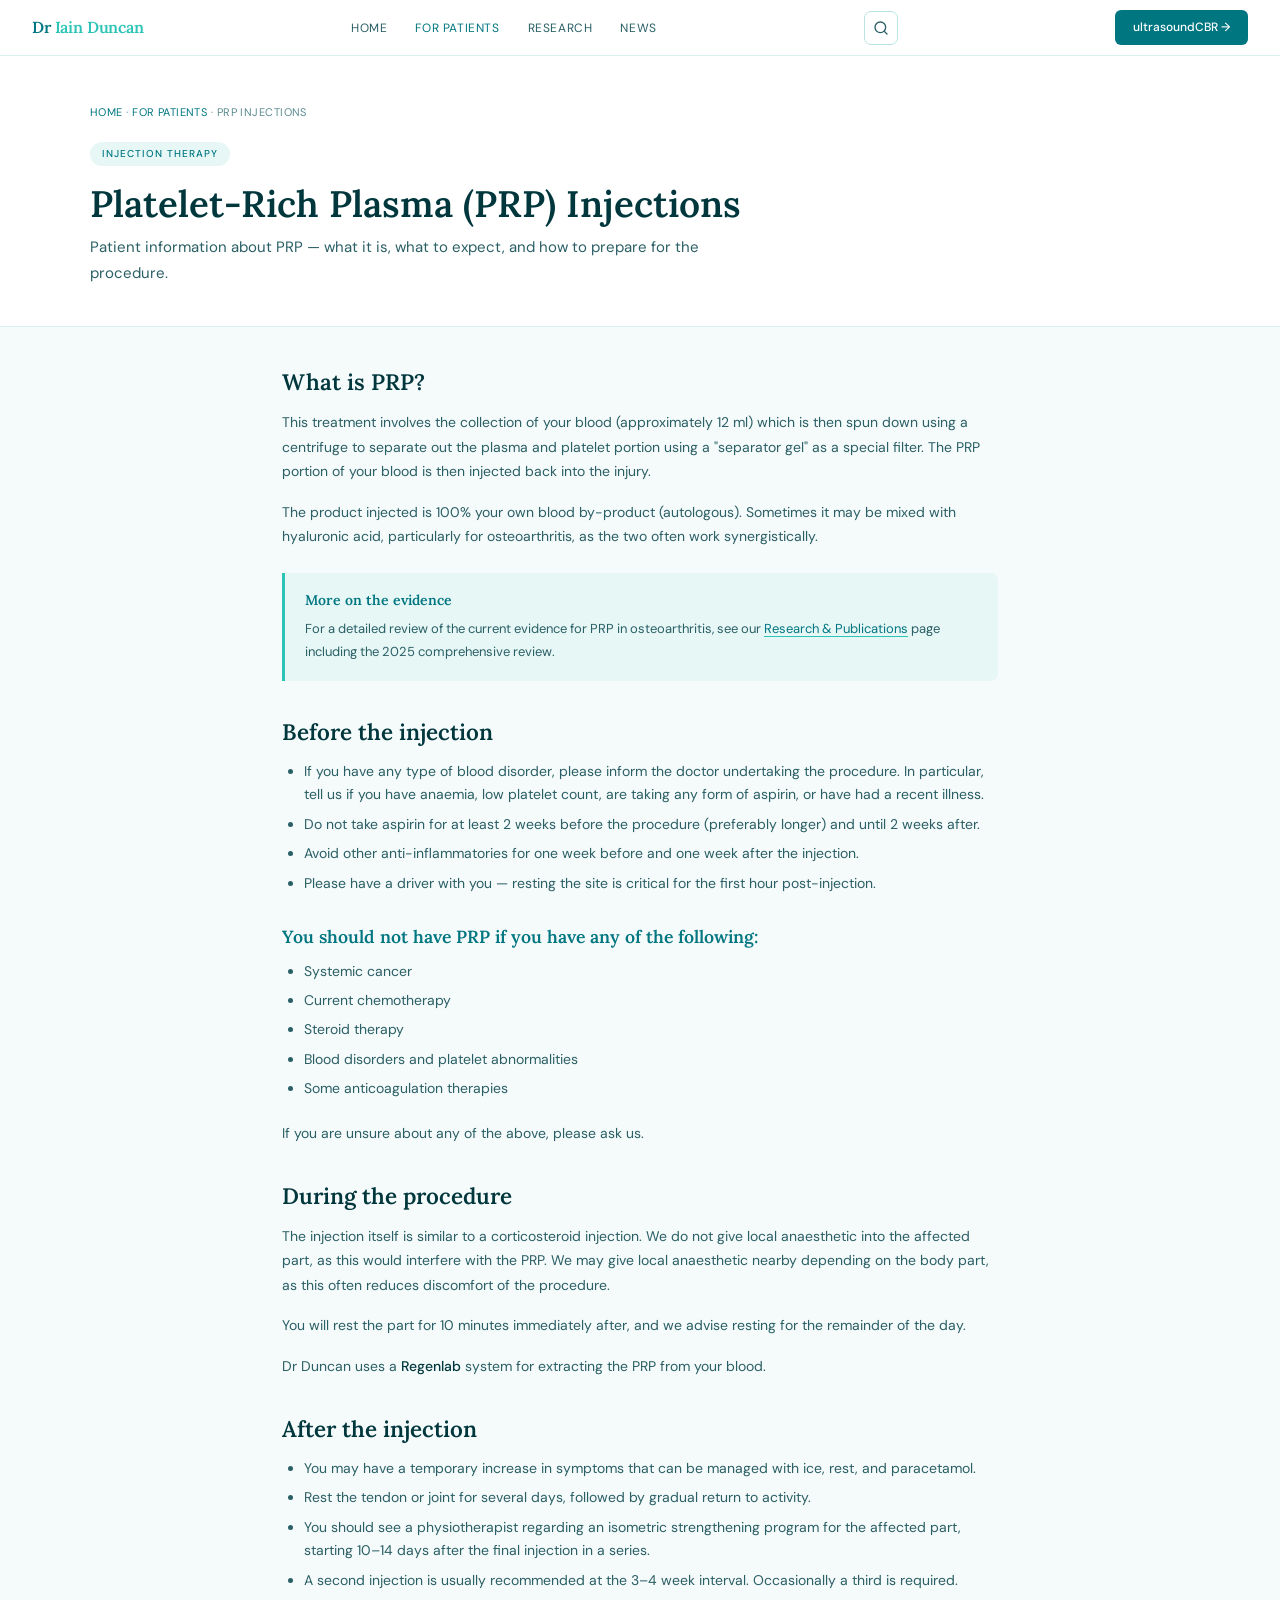
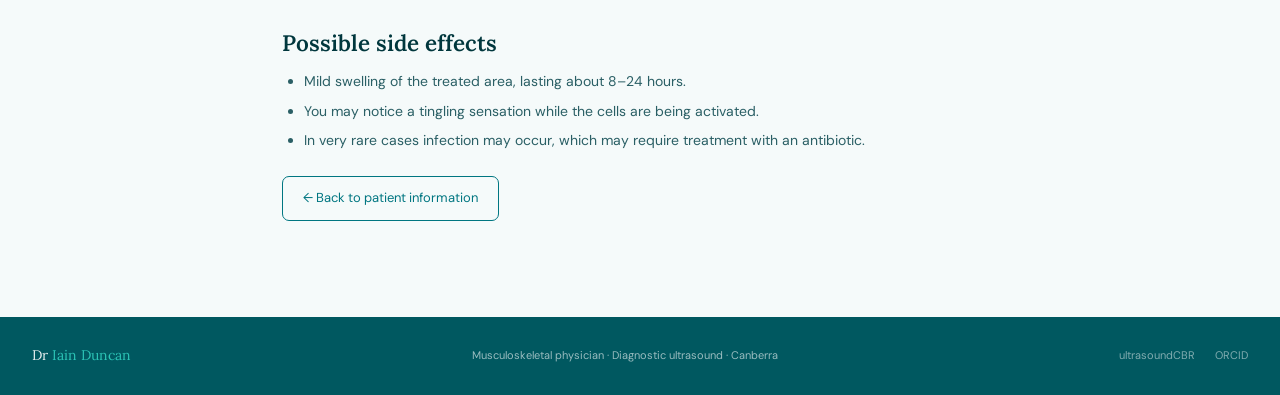
<file: prp.html>
<!DOCTYPE html>
<html lang="en">
<head>
<meta charset="UTF-8">
<meta name="viewport" content="width=device-width, initial-scale=1.0">
<title>Platelet-Rich Plasma (PRP) Injections | Dr Iain Duncan, Canberra</title>
<meta name="description" content="Patient information on Platelet-Rich Plasma (PRP) injections for osteoarthritis and tendinopathy — what to expect, preparation, and aftercare. Dr Iain Duncan, Canberra.">
<meta name="author" content="Dr Iain Duncan">
<link rel="canonical" href="https://driainduncan.com.au/prp.html">

<!-- Open Graph (for social shares) -->
<meta property="og:type" content="website">
<meta property="og:title" content="Platelet-Rich Plasma (PRP) Injections | Dr Iain Duncan, Canberra">
<meta property="og:description" content="Patient information on Platelet-Rich Plasma (PRP) injections for osteoarthritis and tendinopathy — what to expect, preparation, and aftercare. Dr Iain Duncan, Canberra.">
<meta property="og:url" content="https://driainduncan.com.au/prp.html">
<meta property="og:image" content="https://driainduncan.com.au/images/iain.jpg">
<meta property="og:site_name" content="Dr Iain Duncan">
<meta property="og:locale" content="en_AU">

<!-- Twitter Card -->
<meta name="twitter:card" content="summary_large_image">
<meta name="twitter:title" content="Platelet-Rich Plasma (PRP) Injections | Dr Iain Duncan, Canberra">
<meta name="twitter:description" content="Patient information on Platelet-Rich Plasma (PRP) injections for osteoarthritis and tendinopathy — what to expect, preparation, and aftercare. Dr Iain Duncan, Canberra.">
<meta name="twitter:image" content="https://driainduncan.com.au/images/iain.jpg">
<link rel="preconnect" href="https://fonts.googleapis.com">
<link href="https://fonts.googleapis.com/css2?family=Lora:ital,wght@0,400;0,600;1,400&family=DM+Sans:wght@300;400;500&display=swap" rel="stylesheet">
<link rel="stylesheet" href="style.css">
<script type="application/ld+json">
{
  "@context": "https://schema.org",
  "@type": "WebPage",
  "name": "Platelet-Rich Plasma (PRP) Injections | Dr Iain Duncan, Canberra",
  "description": "Patient information on Platelet-Rich Plasma (PRP) injections for osteoarthritis and tendinopathy — what to expect, preparation, and aftercare. Dr Iain Duncan, Canberra.",
  "url": "https://driainduncan.com.au/prp.html",
  "isPartOf": {
    "@type": "WebSite",
    "name": "Dr Iain Duncan",
    "url": "https://driainduncan.com.au"
  },
  "about": {
    "@type": "Person",
    "name": "Dr Iain Duncan"
  }
}
</script>
</head>
<body>

<nav>
  <a class="nav-brand" href="index.html">Dr <span>Iain Duncan</span></a>
  <ul class="nav-links">
    <li><a href="index.html">Home</a></li>
    <li><a href="patients.html" class="active">For Patients</a></li>
    <li><a href="research.html">Research</a></li>
    <li><a href="news.html">News</a></li>
  </ul>
  <a href="https://www.ultrasoundcbr.com.au/" class="btn-nav" target="_blank">ultrasoundCBR →</a>
</nav>

<div class="page-header">
  <div class="page-header-inner">
    <div class="breadcrumb"><a href="index.html">Home</a> · <a href="patients.html">For Patients</a> · PRP Injections</div>
    <div class="page-tag">Injection therapy</div>
    <h1>Platelet-Rich Plasma (PRP) Injections</h1>
    <p class="lede">Patient information about PRP — what it is, what to expect, and how to prepare for the procedure.</p>
  </div>
</div>

<div class="content">
  <h2>What is PRP?</h2>
  <p>This treatment involves the collection of your blood (approximately 12&nbsp;ml) which is then spun down using a centrifuge to separate out the plasma and platelet portion using a "separator gel" as a special filter. The PRP portion of your blood is then injected back into the injury.</p>
  <p>The product injected is 100% your own blood by-product (autologous). Sometimes it may be mixed with hyaluronic acid, particularly for osteoarthritis, as the two often work synergistically.</p>

  <div class="callout">
    <div class="callout-title">More on the evidence</div>
    <p>For a detailed review of the current evidence for PRP in osteoarthritis, see our <a href="research.html">Research &amp; Publications</a> page including the 2025 comprehensive review.</p>
  </div>

  <h2>Before the injection</h2>
  <ul>
    <li>If you have any type of blood disorder, please inform the doctor undertaking the procedure. In particular, tell us if you have anaemia, low platelet count, are taking any form of aspirin, or have had a recent illness.</li>
    <li>Do not take aspirin for at least 2 weeks before the procedure (preferably longer) and until 2 weeks after.</li>
    <li>Avoid other anti-inflammatories for one week before and one week after the injection.</li>
    <li>Please have a driver with you — resting the site is critical for the first hour post-injection.</li>
  </ul>

  <h3>You should not have PRP if you have any of the following:</h3>
  <ul>
    <li>Systemic cancer</li>
    <li>Current chemotherapy</li>
    <li>Steroid therapy</li>
    <li>Blood disorders and platelet abnormalities</li>
    <li>Some anticoagulation therapies</li>
  </ul>
  <p>If you are unsure about any of the above, please ask us.</p>

  <h2>During the procedure</h2>
  <p>The injection itself is similar to a corticosteroid injection. We do not give local anaesthetic into the affected part, as this would interfere with the PRP. We may give local anaesthetic nearby depending on the body part, as this often reduces discomfort of the procedure.</p>
  <p>You will rest the part for 10 minutes immediately after, and we advise resting for the remainder of the day.</p>
  <p>Dr Duncan uses a <strong>Regenlab</strong> system for extracting the PRP from your blood.</p>

  <h2>After the injection</h2>
  <ul>
    <li>You may have a temporary increase in symptoms that can be managed with ice, rest, and paracetamol.</li>
    <li>Rest the tendon or joint for several days, followed by gradual return to activity.</li>
    <li>You should see a physiotherapist regarding an isometric strengthening program for the affected part, starting 10–14 days after the final injection in a series.</li>
    <li>A second injection is usually recommended at the 3–4 week interval. Occasionally a third is required.</li>
  </ul>

  <h2>Possible side effects</h2>
  <ul>
    <li>Mild swelling of the treated area, lasting about 8–24 hours.</li>
    <li>You may notice a tingling sensation while the cells are being activated.</li>
    <li>In very rare cases infection may occur, which may require treatment with an antibiotic.</li>
  </ul>

  <p style="margin-top:1.5rem">
    <a href="patients.html" class="btn-outline">← Back to patient information</a>
  </p>
</div>

<footer>
  <div class="brand">Dr <span>Iain Duncan</span></div>
  <p>Musculoskeletal physician · Diagnostic ultrasound · Canberra</p>
  <div style="display:flex;gap:1.25rem">
    <a href="https://www.ultrasoundcbr.com.au/" target="_blank">ultrasoundCBR</a>
    <a href="https://orcid.org/0000-0001-8678-4501" target="_blank">ORCID</a>
  </div>
</footer>

<script src="search-index.js"></script>
<script src="search.js"></script>
</body>
</html>
</file>
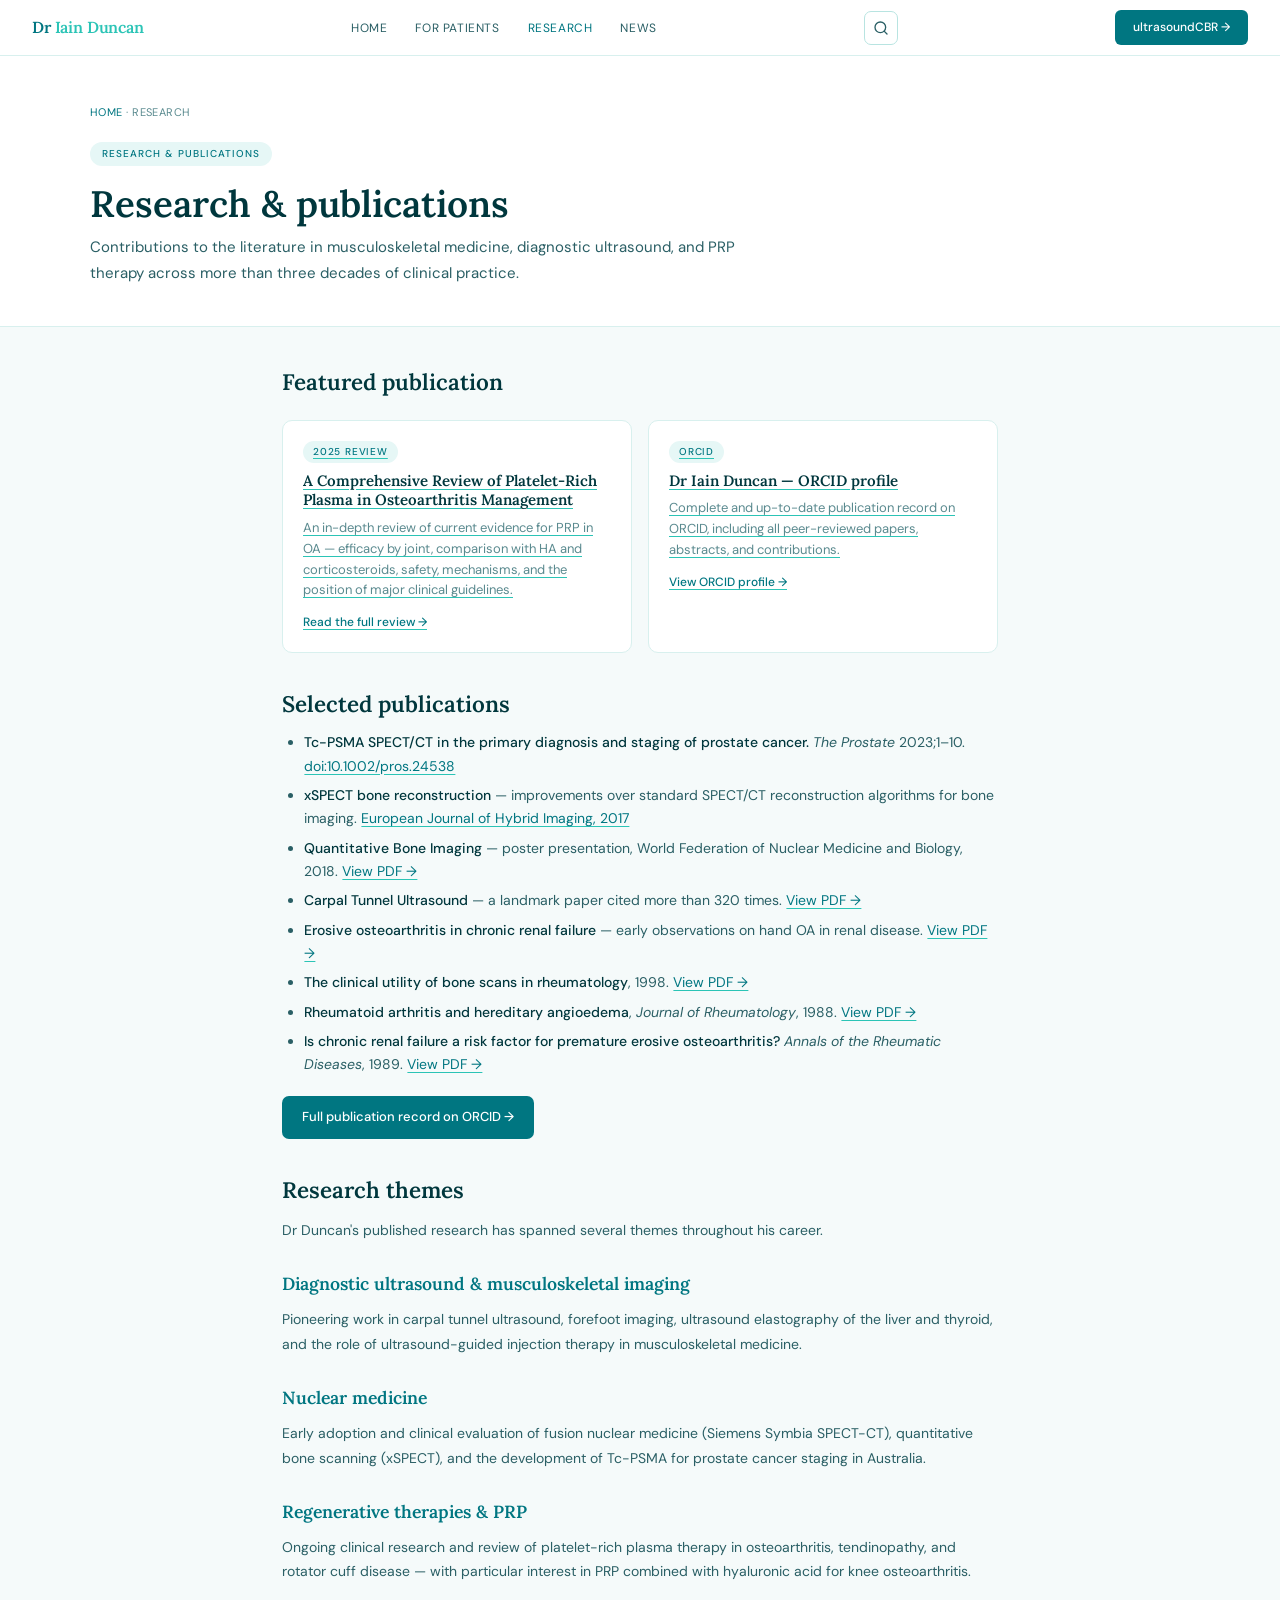
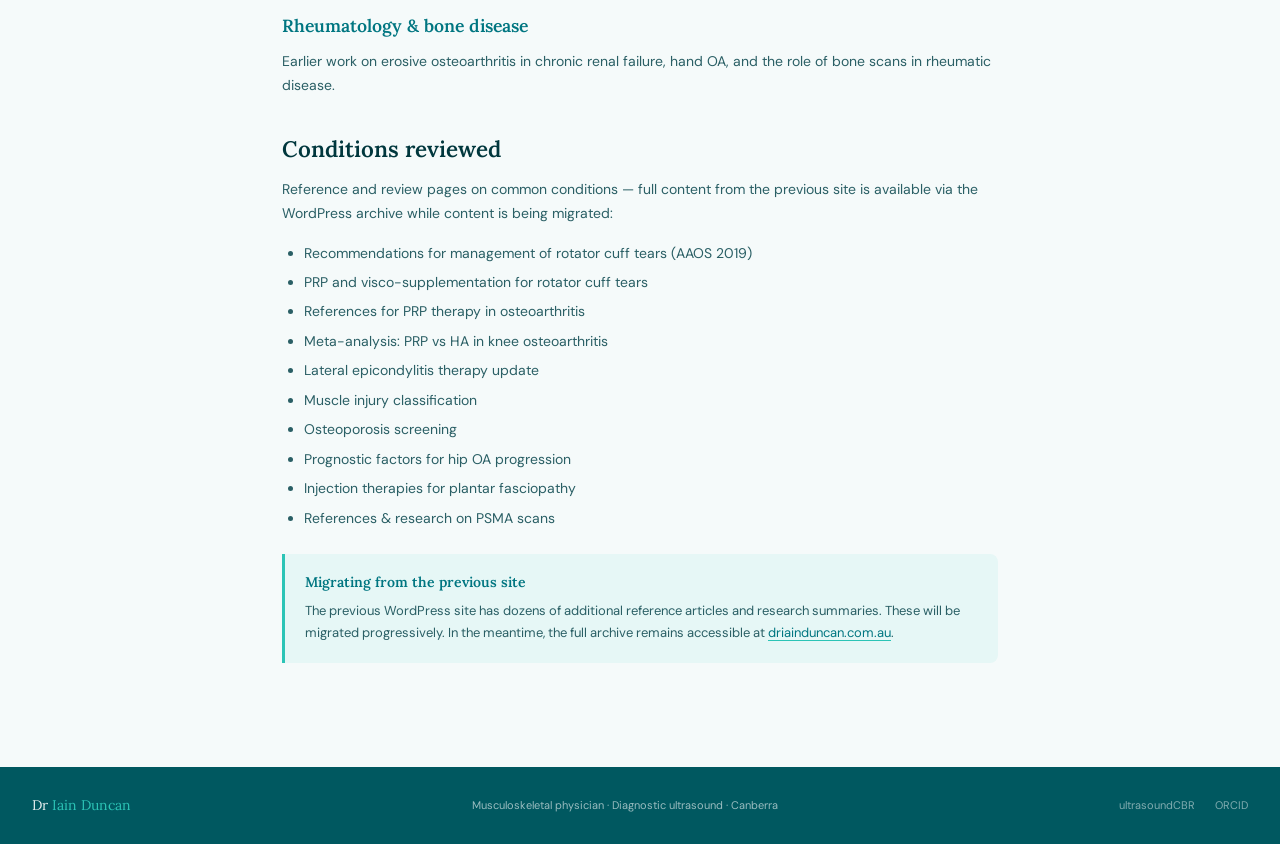
<file: research.html>
<!DOCTYPE html>
<html lang="en">
<head>
<meta charset="UTF-8">
<meta name="viewport" content="width=device-width, initial-scale=1.0">
<title>Research & Publications | Dr Iain Duncan, Canberra</title>
<meta name="description" content="Selected publications and ongoing research by Dr Iain Duncan in musculoskeletal medicine, diagnostic ultrasound, nuclear medicine, and PRP therapy.">
<meta name="author" content="Dr Iain Duncan">
<link rel="canonical" href="https://driainduncan.com.au/research.html">

<!-- Open Graph (for social shares) -->
<meta property="og:type" content="website">
<meta property="og:title" content="Research & Publications | Dr Iain Duncan, Canberra">
<meta property="og:description" content="Selected publications and ongoing research by Dr Iain Duncan in musculoskeletal medicine, diagnostic ultrasound, nuclear medicine, and PRP therapy.">
<meta property="og:url" content="https://driainduncan.com.au/research.html">
<meta property="og:image" content="https://driainduncan.com.au/images/iain.jpg">
<meta property="og:site_name" content="Dr Iain Duncan">
<meta property="og:locale" content="en_AU">

<!-- Twitter Card -->
<meta name="twitter:card" content="summary_large_image">
<meta name="twitter:title" content="Research & Publications | Dr Iain Duncan, Canberra">
<meta name="twitter:description" content="Selected publications and ongoing research by Dr Iain Duncan in musculoskeletal medicine, diagnostic ultrasound, nuclear medicine, and PRP therapy.">
<meta name="twitter:image" content="https://driainduncan.com.au/images/iain.jpg">
<link rel="preconnect" href="https://fonts.googleapis.com">
<link href="https://fonts.googleapis.com/css2?family=Lora:ital,wght@0,400;0,600;1,400&family=DM+Sans:wght@300;400;500&display=swap" rel="stylesheet">
<link rel="stylesheet" href="style.css">
<script type="application/ld+json">
{
  "@context": "https://schema.org",
  "@type": "WebPage",
  "name": "Research & Publications | Dr Iain Duncan, Canberra",
  "description": "Selected publications and ongoing research by Dr Iain Duncan in musculoskeletal medicine, diagnostic ultrasound, nuclear medicine, and PRP therapy.",
  "url": "https://driainduncan.com.au/research.html",
  "isPartOf": {
    "@type": "WebSite",
    "name": "Dr Iain Duncan",
    "url": "https://driainduncan.com.au"
  },
  "about": {
    "@type": "Person",
    "name": "Dr Iain Duncan"
  }
}
</script>
</head>
<body>

<nav>
  <a class="nav-brand" href="index.html">Dr <span>Iain Duncan</span></a>
  <ul class="nav-links">
    <li><a href="index.html">Home</a></li>
    <li><a href="patients.html">For Patients</a></li>
    <li><a href="research.html" class="active">Research</a></li>
    <li><a href="news.html">News</a></li>
  </ul>
  <a href="https://www.ultrasoundcbr.com.au/" class="btn-nav" target="_blank">ultrasoundCBR →</a>
</nav>

<div class="page-header">
  <div class="page-header-inner">
    <div class="breadcrumb"><a href="index.html">Home</a> · Research</div>
    <div class="page-tag">Research &amp; publications</div>
    <h1>Research &amp; publications</h1>
    <p class="lede">Contributions to the literature in musculoskeletal medicine, diagnostic ultrasound, and PRP therapy across more than three decades of clinical practice.</p>
  </div>
</div>

<div class="content">
  <h2>Featured publication</h2>
  <div class="card-grid">
    <a href="prp-review-2025.html" class="card">
      <div class="card-tag">2025 Review</div>
      <h4>A Comprehensive Review of Platelet-Rich Plasma in Osteoarthritis Management</h4>
      <p>An in-depth review of current evidence for PRP in OA — efficacy by joint, comparison with HA and corticosteroids, safety, mechanisms, and the position of major clinical guidelines.</p>
      <div class="arrow">Read the full review →</div>
    </a>
    <a href="https://orcid.org/0000-0001-8678-4501" class="card" target="_blank">
      <div class="card-tag">ORCID</div>
      <h4>Dr Iain Duncan — ORCID profile</h4>
      <p>Complete and up-to-date publication record on ORCID, including all peer-reviewed papers, abstracts, and contributions.</p>
      <div class="arrow">View ORCID profile →</div>
    </a>
  </div>

  <h2>Selected publications</h2>
  <ul>
    <li><strong>Tc-PSMA SPECT/CT in the primary diagnosis and staging of prostate cancer.</strong> <em>The Prostate</em> 2023;1–10. <a href="https://doi.org/10.1002/pros.24538" target="_blank">doi:10.1002/pros.24538</a></li>
    <li><strong>xSPECT bone reconstruction</strong> — improvements over standard SPECT/CT reconstruction algorithms for bone imaging. <a href="https://doi.org/10.1186/s41824-017-0024-9" target="_blank">European Journal of Hybrid Imaging, 2017</a></li>
    <li><strong>Quantitative Bone Imaging</strong> — poster presentation, World Federation of Nuclear Medicine and Biology, 2018. <a href="pdf/quantitativenucmed-wfnmbposter_duncan_v2018.pdf" target="_blank">View PDF →</a></li>
    <li><strong>Carpal Tunnel Ultrasound</strong> — a landmark paper cited more than 320 times. <a href="pdf/carpal_tunnel-paper699_final.pdf" target="_blank">View PDF →</a></li>
    <li><strong>Erosive osteoarthritis in chronic renal failure</strong> — early observations on hand OA in renal disease. <a href="pdf/erosiveoahands_incrf.pdf" target="_blank">View PDF →</a></li>
    <li><strong>The clinical utility of bone scans in rheumatology</strong>, 1998. <a href="pdf/clinicalutilitybonescansrheumatology.pdf" target="_blank">View PDF →</a></li>
    <li><strong>Rheumatoid arthritis and hereditary angioedema</strong>, <em>Journal of Rheumatology</em>, 1988. <a href="pdf/rheumatoidandhereditaryangioedema_jrheum_1988.pdf" target="_blank">View PDF →</a></li>
    <li><strong>Is chronic renal failure a risk factor for premature erosive osteoarthritis?</strong> <em>Annals of the Rheumatic Diseases</em>, 1989. <a href="pdf/duncan1989_crf-as-rskfactor_foreoa_annrheumd00425-0007.pdf" target="_blank">View PDF →</a></li>
  </ul>

  <p style="margin-top:1.25rem">
    <a href="https://orcid.org/0000-0001-8678-4501" class="btn-primary" target="_blank">Full publication record on ORCID →</a>
  </p>

  <h2>Research themes</h2>
  <p>Dr Duncan's published research has spanned several themes throughout his career.</p>

  <h3>Diagnostic ultrasound &amp; musculoskeletal imaging</h3>
  <p>Pioneering work in carpal tunnel ultrasound, forefoot imaging, ultrasound elastography of the liver and thyroid, and the role of ultrasound-guided injection therapy in musculoskeletal medicine.</p>

  <h3>Nuclear medicine</h3>
  <p>Early adoption and clinical evaluation of fusion nuclear medicine (Siemens Symbia SPECT-CT), quantitative bone scanning (xSPECT), and the development of Tc-PSMA for prostate cancer staging in Australia.</p>

  <h3>Regenerative therapies &amp; PRP</h3>
  <p>Ongoing clinical research and review of platelet-rich plasma therapy in osteoarthritis, tendinopathy, and rotator cuff disease — with particular interest in PRP combined with hyaluronic acid for knee osteoarthritis.</p>

  <h3>Rheumatology &amp; bone disease</h3>
  <p>Earlier work on erosive osteoarthritis in chronic renal failure, hand OA, and the role of bone scans in rheumatic disease.</p>

  <h2>Conditions reviewed</h2>
  <p>Reference and review pages on common conditions — full content from the previous site is available via the WordPress archive while content is being migrated:</p>
  <ul>
    <li>Recommendations for management of rotator cuff tears (AAOS 2019)</li>
    <li>PRP and visco-supplementation for rotator cuff tears</li>
    <li>References for PRP therapy in osteoarthritis</li>
    <li>Meta-analysis: PRP vs HA in knee osteoarthritis</li>
    <li>Lateral epicondylitis therapy update</li>
    <li>Muscle injury classification</li>
    <li>Osteoporosis screening</li>
    <li>Prognostic factors for hip OA progression</li>
    <li>Injection therapies for plantar fasciopathy</li>
    <li>References &amp; research on PSMA scans</li>
  </ul>

  <div class="callout">
    <div class="callout-title">Migrating from the previous site</div>
    <p>The previous WordPress site has dozens of additional reference articles and research summaries. These will be migrated progressively. In the meantime, the full archive remains accessible at <a href="https://driainduncan.com.au" target="_blank">driainduncan.com.au</a>.</p>
  </div>
</div>

<footer>
  <div class="brand">Dr <span>Iain Duncan</span></div>
  <p>Musculoskeletal physician · Diagnostic ultrasound · Canberra</p>
  <div style="display:flex;gap:1.25rem">
    <a href="https://www.ultrasoundcbr.com.au/" target="_blank">ultrasoundCBR</a>
    <a href="https://orcid.org/0000-0001-8678-4501" target="_blank">ORCID</a>
  </div>
</footer>

<script src="search-index.js"></script>
<script src="search.js"></script>
</body>
</html>
</file>
<file: style.css>
*,*::before,*::after{box-sizing:border-box;margin:0;padding:0}
:root{
  --teal-bright:#2BC4B6;
  --teal-deep:#007681;
  --teal-darker:#005860;
  --teal-pale:#E6F7F6;
  --teal-mid:#D0F0EE;
  --white:#FFFFFF;
  --off-white:#F5FAFA;
  --text-dark:#00373D;
  --text-mid:#2A5F65;
  --text-muted:#5A8A8F;
  --border:#B8E4E1;
  --border-light:#D8F0EE;
}
html{scroll-behavior:smooth}
body{font-family:'DM Sans',sans-serif;background:var(--off-white);color:var(--text-dark);line-height:1.55;font-size:15px}
nav{position:sticky;top:0;z-index:100;background:rgba(255,255,255,0.96);backdrop-filter:blur(8px);border-bottom:1px solid var(--border-light);padding:0 2rem;display:flex;align-items:center;justify-content:space-between;height:56px}
.nav-brand{font-family:'Lora',serif;font-size:16px;font-weight:600;color:var(--teal-deep);letter-spacing:-0.01em;text-decoration:none}
.nav-brand span{color:var(--teal-bright)}
.nav-links{display:flex;gap:1.75rem;list-style:none}
.nav-links a{font-size:12px;font-weight:400;letter-spacing:0.05em;text-transform:uppercase;color:var(--text-mid);text-decoration:none;transition:color 0.2s}
.nav-links a:hover,.nav-links a.active{color:var(--teal-deep)}
.btn-nav{background:var(--teal-deep);color:#fff;border:none;padding:8px 18px;border-radius:6px;font-family:'DM Sans',sans-serif;font-size:12px;font-weight:500;cursor:pointer;text-decoration:none;transition:background 0.2s}
.btn-nav:hover{background:var(--teal-darker)}

/* Page header (for sub-pages) */
.page-header{background:var(--white);border-bottom:1px solid var(--border-light);padding:3rem 2rem 2.5rem}
.page-header-inner{max-width:1100px;margin:0 auto}
.page-tag{display:inline-block;background:var(--teal-pale);color:var(--teal-deep);font-size:10px;letter-spacing:0.1em;text-transform:uppercase;font-weight:500;padding:4px 12px;border-radius:100px;margin-bottom:1rem}
.page-header h1{font-family:'Lora',serif;font-size:clamp(1.7rem,3vw,2.3rem);line-height:1.2;font-weight:600;color:var(--text-dark);margin-bottom:0.6rem}
.page-header .lede{font-size:15px;color:var(--text-mid);line-height:1.7;max-width:680px}
.breadcrumb{font-size:11px;color:var(--text-muted);margin-bottom:1.25rem;letter-spacing:0.04em;text-transform:uppercase}
.breadcrumb a{color:var(--teal-deep);text-decoration:none}
.breadcrumb a:hover{text-decoration:underline}

/* Buttons */
.btn-primary{background:var(--teal-deep);color:#fff;border:none;padding:10px 20px;border-radius:7px;font-family:'DM Sans',sans-serif;font-size:13px;font-weight:500;cursor:pointer;text-decoration:none;transition:background 0.2s;display:inline-block}
.btn-primary:hover{background:var(--teal-darker)}
.btn-outline{background:transparent;color:var(--teal-deep);border:1.5px solid var(--teal-deep);padding:10px 20px;border-radius:7px;font-family:'DM Sans',sans-serif;font-size:13px;font-weight:400;cursor:pointer;text-decoration:none;transition:all 0.2s;display:inline-block}
.btn-outline:hover{background:var(--teal-pale)}

/* Content */
.content{max-width:780px;margin:0 auto;padding:2.5rem 2rem 3rem}
.content-wide{max-width:1100px;margin:0 auto;padding:2.5rem 2rem 3rem}
.content h2{font-family:'Lora',serif;font-size:1.4rem;font-weight:600;color:var(--text-dark);margin-top:2.25rem;margin-bottom:0.85rem;line-height:1.3}
.content h2:first-child{margin-top:0}
.content h3{font-family:'Lora',serif;font-size:1.1rem;font-weight:600;color:var(--teal-deep);margin-top:1.75rem;margin-bottom:0.6rem}
.content p{font-size:14px;color:var(--text-mid);line-height:1.75;margin-bottom:1rem}
.content ul,.content ol{margin:0.5rem 0 1.25rem 1.4rem;color:var(--text-mid);font-size:14px}
.content li{margin-bottom:0.4rem;line-height:1.65}
.content a{color:var(--teal-deep);text-decoration:underline;text-decoration-color:var(--teal-bright);text-underline-offset:3px}
.content a:hover{color:var(--teal-darker)}
.content a.btn-primary{color:#fff;text-decoration:none}
.content a.btn-primary:hover{color:#fff}
.content a.btn-outline{color:var(--teal-deep);text-decoration:none}
.content a.btn-white{color:var(--teal-deep);text-decoration:none}
.content strong{color:var(--text-dark);font-weight:500}
.content blockquote{font-family:'Lora',serif;font-style:italic;font-size:16px;color:var(--teal-deep);line-height:1.6;padding:0.5rem 0 0.5rem 1.25rem;border-left:3px solid var(--teal-bright);margin:1.5rem 0}
.content hr{border:0;border-top:1px solid var(--border-light);margin:2.5rem 0}

/* Feature image */
.feature-image{margin:0 auto 1.75rem;max-width:420px;border-radius:12px;overflow:hidden;background:var(--teal-pale)}
.feature-image img{width:100%;height:auto;display:block}
.feature-image figcaption{font-size:12px;color:var(--text-muted);font-style:italic;padding:0.7rem 1rem;text-align:center;background:var(--white);border-top:1px solid var(--border-light)}

/* Callout box */
.callout{background:var(--teal-pale);border-left:3px solid var(--teal-bright);border-radius:0 8px 8px 0;padding:1.1rem 1.25rem;margin:1.5rem 0}
.callout-title{font-family:'Lora',serif;font-weight:600;color:var(--teal-deep);font-size:14px;margin-bottom:0.4rem}
.callout p{font-size:13px;margin-bottom:0.5rem}
.callout p:last-child{margin-bottom:0}

/* Download list */
.download-list{display:grid;grid-template-columns:repeat(auto-fill,minmax(260px,1fr));gap:0.6rem;margin-top:1rem;list-style:none;padding:0!important}
.download-list li{margin:0}
.download-list a{display:flex;align-items:center;gap:0.6rem;padding:0.7rem 0.85rem;background:var(--white);border:1px solid var(--border-light);border-radius:7px;text-decoration:none;color:var(--text-dark);font-size:13px;transition:border-color 0.2s}
.download-list a:hover{border-color:var(--teal-bright)}
.download-list a::before{content:"↓";color:var(--teal-bright);font-weight:600}

/* Card grid (for sub-page links) */
.card-grid{display:grid;grid-template-columns:repeat(auto-fit,minmax(260px,1fr));gap:1rem;margin:1.5rem 0}
.card{background:var(--white);border:1px solid var(--border-light);border-radius:10px;padding:1.25rem;text-decoration:none;color:inherit;display:flex;flex-direction:column;gap:0.5rem;transition:border-color 0.2s}
.card:hover{border-color:var(--teal-bright)}
.card-tag{font-size:10px;letter-spacing:0.08em;text-transform:uppercase;font-weight:500;color:var(--teal-deep);background:var(--teal-pale);padding:3px 10px;border-radius:100px;width:fit-content}
.card h4{font-family:'Lora',serif;font-size:15px;font-weight:600;color:var(--text-dark);line-height:1.3}
.card p{font-size:13px;color:var(--text-muted);line-height:1.6;margin:0}
.card .arrow{font-size:12px;color:var(--teal-deep);font-weight:500;margin-top:0.25rem}

/* TOC for long pages */
.toc{background:var(--white);border:1px solid var(--border-light);border-radius:10px;padding:1.1rem 1.25rem;margin-bottom:2rem}
.toc h4{font-family:'Lora',serif;font-size:13px;font-weight:600;color:var(--text-dark);margin-bottom:0.5rem;text-transform:uppercase;letter-spacing:0.05em}
.toc ul{list-style:none;margin:0;padding:0;font-size:13px}
.toc li{margin:0.25rem 0;line-height:1.5}
.toc a{color:var(--teal-deep);text-decoration:none}
.toc a:hover{text-decoration:underline}

/* Footer */
footer{background:var(--teal-darker);color:rgba(255,255,255,0.6);padding:1.75rem 2rem;display:flex;align-items:center;justify-content:space-between;flex-wrap:wrap;gap:0.75rem;margin-top:2rem}
footer .brand{font-family:'Lora',serif;font-size:14px;color:rgba(255,255,255,0.9)}
footer .brand span{color:var(--teal-bright)}
footer p{font-size:11px}
footer a{color:rgba(255,255,255,0.5);text-decoration:none;font-size:11px}
footer a:hover{color:#fff}

@media(max-width:768px){
  .nav-links{display:none}
  .content,.content-wide,.page-header,.page-header-inner{padding-left:1.25rem;padding-right:1.25rem}
  footer{flex-direction:column;align-items:flex-start}
}

/* Search */
#search-btn{background:transparent;border:1px solid var(--border);color:var(--text-mid);width:34px;height:34px;border-radius:7px;display:flex;align-items:center;justify-content:center;cursor:pointer;margin-right:0.6rem;transition:all 0.2s;padding:0}
#search-btn:hover{border-color:var(--teal-deep);color:var(--teal-deep)}
#search-overlay{position:fixed;inset:0;background:rgba(0,55,61,0.5);backdrop-filter:blur(4px);z-index:9999;display:none;align-items:flex-start;justify-content:center;padding-top:8vh}
#search-overlay.open{display:flex}
.search-box{background:var(--white);border-radius:14px;width:min(640px,92vw);max-height:80vh;display:flex;flex-direction:column;box-shadow:0 20px 50px rgba(0,55,61,0.3);overflow:hidden}
.search-input-wrap{display:flex;align-items:center;gap:0.7rem;padding:1rem 1.1rem;border-bottom:1px solid var(--border-light)}
.search-icon{color:var(--text-muted);flex-shrink:0}
#search-input{flex:1;border:none;outline:none;font-family:'DM Sans',sans-serif;font-size:15px;color:var(--text-dark);background:transparent}
#search-input::placeholder{color:var(--text-muted)}
#search-close{background:transparent;border:none;color:var(--text-muted);font-size:16px;cursor:pointer;padding:4px 8px;border-radius:4px}
#search-close:hover{background:var(--teal-pale);color:var(--teal-deep)}
#search-results{flex:1;overflow-y:auto;padding:0.4rem}
.search-empty{padding:1.5rem;text-align:center;color:var(--text-muted);font-size:13px}
.search-result{display:block;padding:0.85rem 1rem;border-radius:8px;text-decoration:none;color:inherit;border:1px solid transparent;transition:background 0.15s;margin-bottom:2px}
.search-result:hover{background:var(--teal-pale)}
.search-result-title{font-family:'Lora',serif;font-size:14px;font-weight:600;color:var(--text-dark);margin-bottom:3px}
.search-result-snippet{font-size:12.5px;color:var(--text-mid);line-height:1.55;margin-bottom:3px}
.search-result-url{font-size:10.5px;color:var(--teal-deep);font-family:'DM Sans',sans-serif;letter-spacing:0.02em}
.search-result mark{background:rgba(43,196,182,0.25);color:var(--text-dark);padding:0 2px;border-radius:2px}
.search-hint{padding:0.5rem 1rem;border-top:1px solid var(--border-light);font-size:11px;color:var(--text-muted);text-align:right;background:var(--off-white)}
.search-hint kbd{background:var(--white);border:1px solid var(--border);padding:1px 5px;border-radius:3px;font-family:'DM Sans',sans-serif;font-size:10px;color:var(--text-mid)}
</file>
